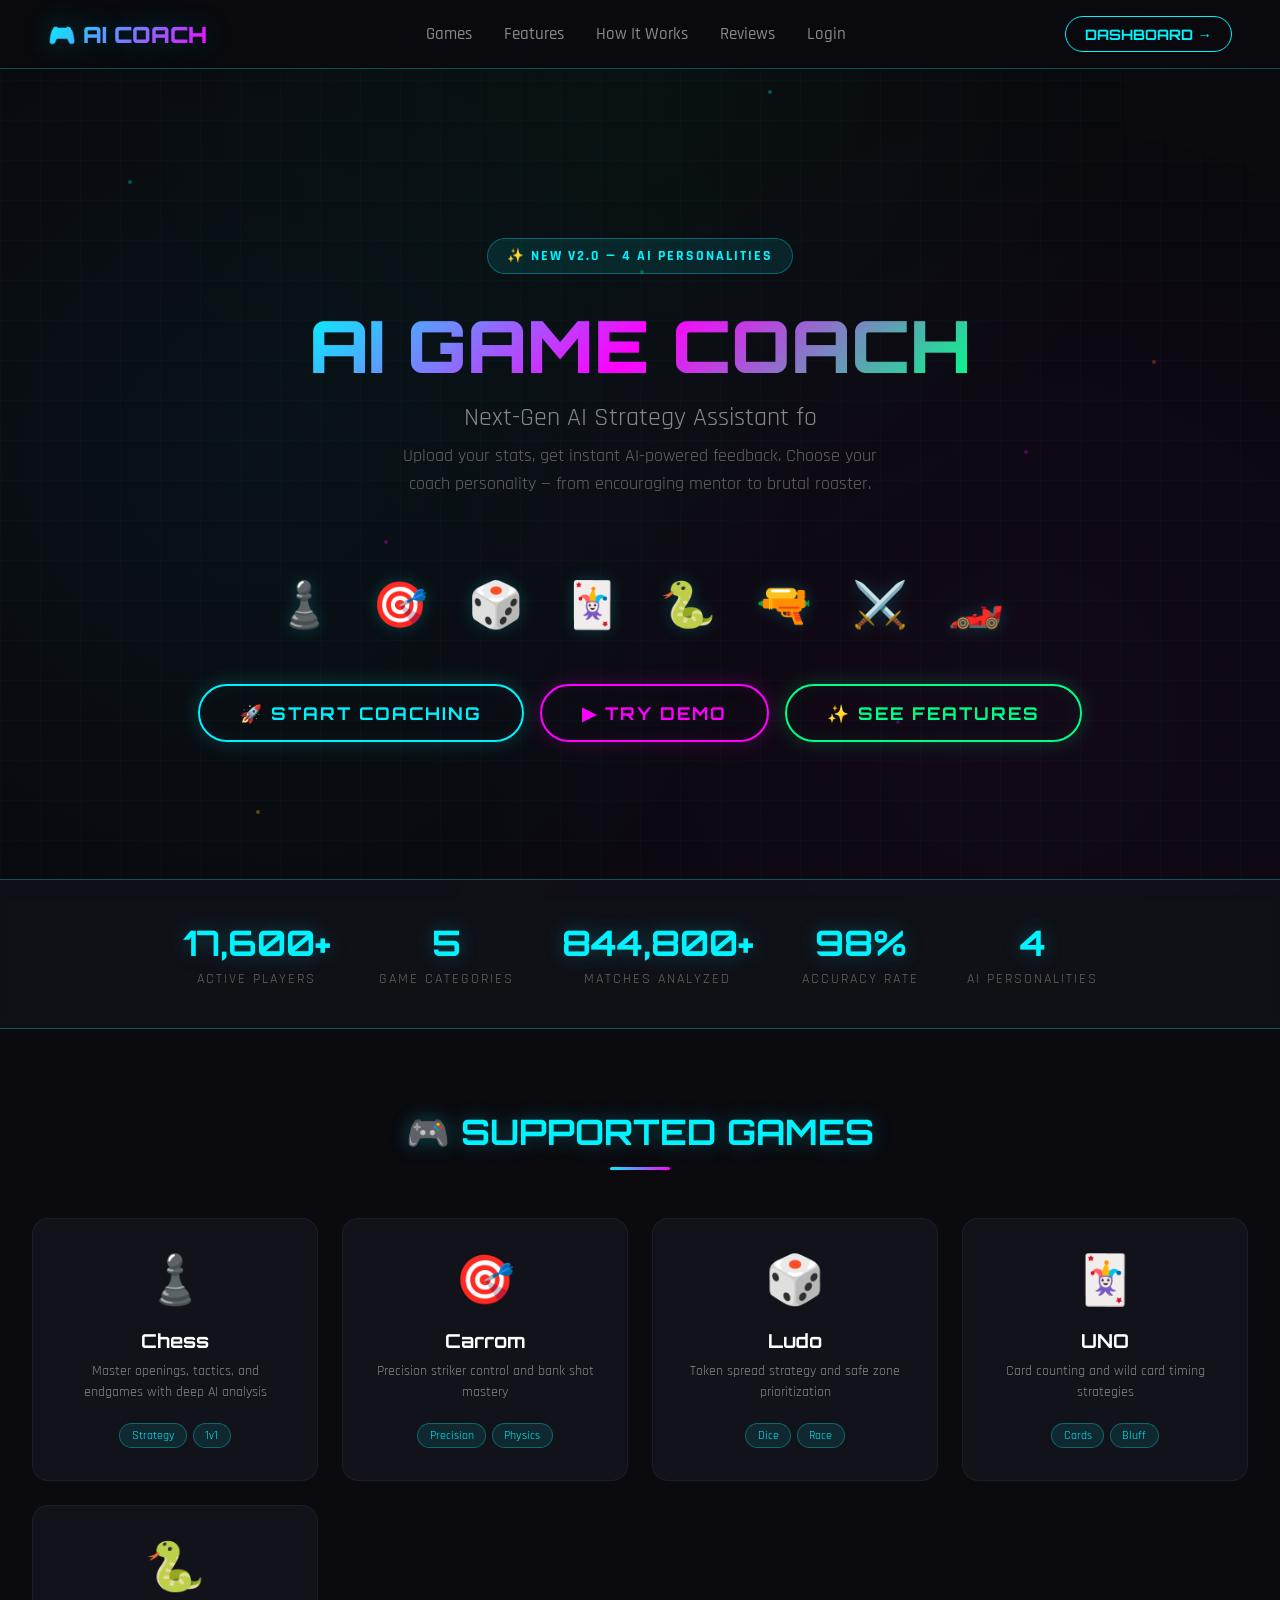
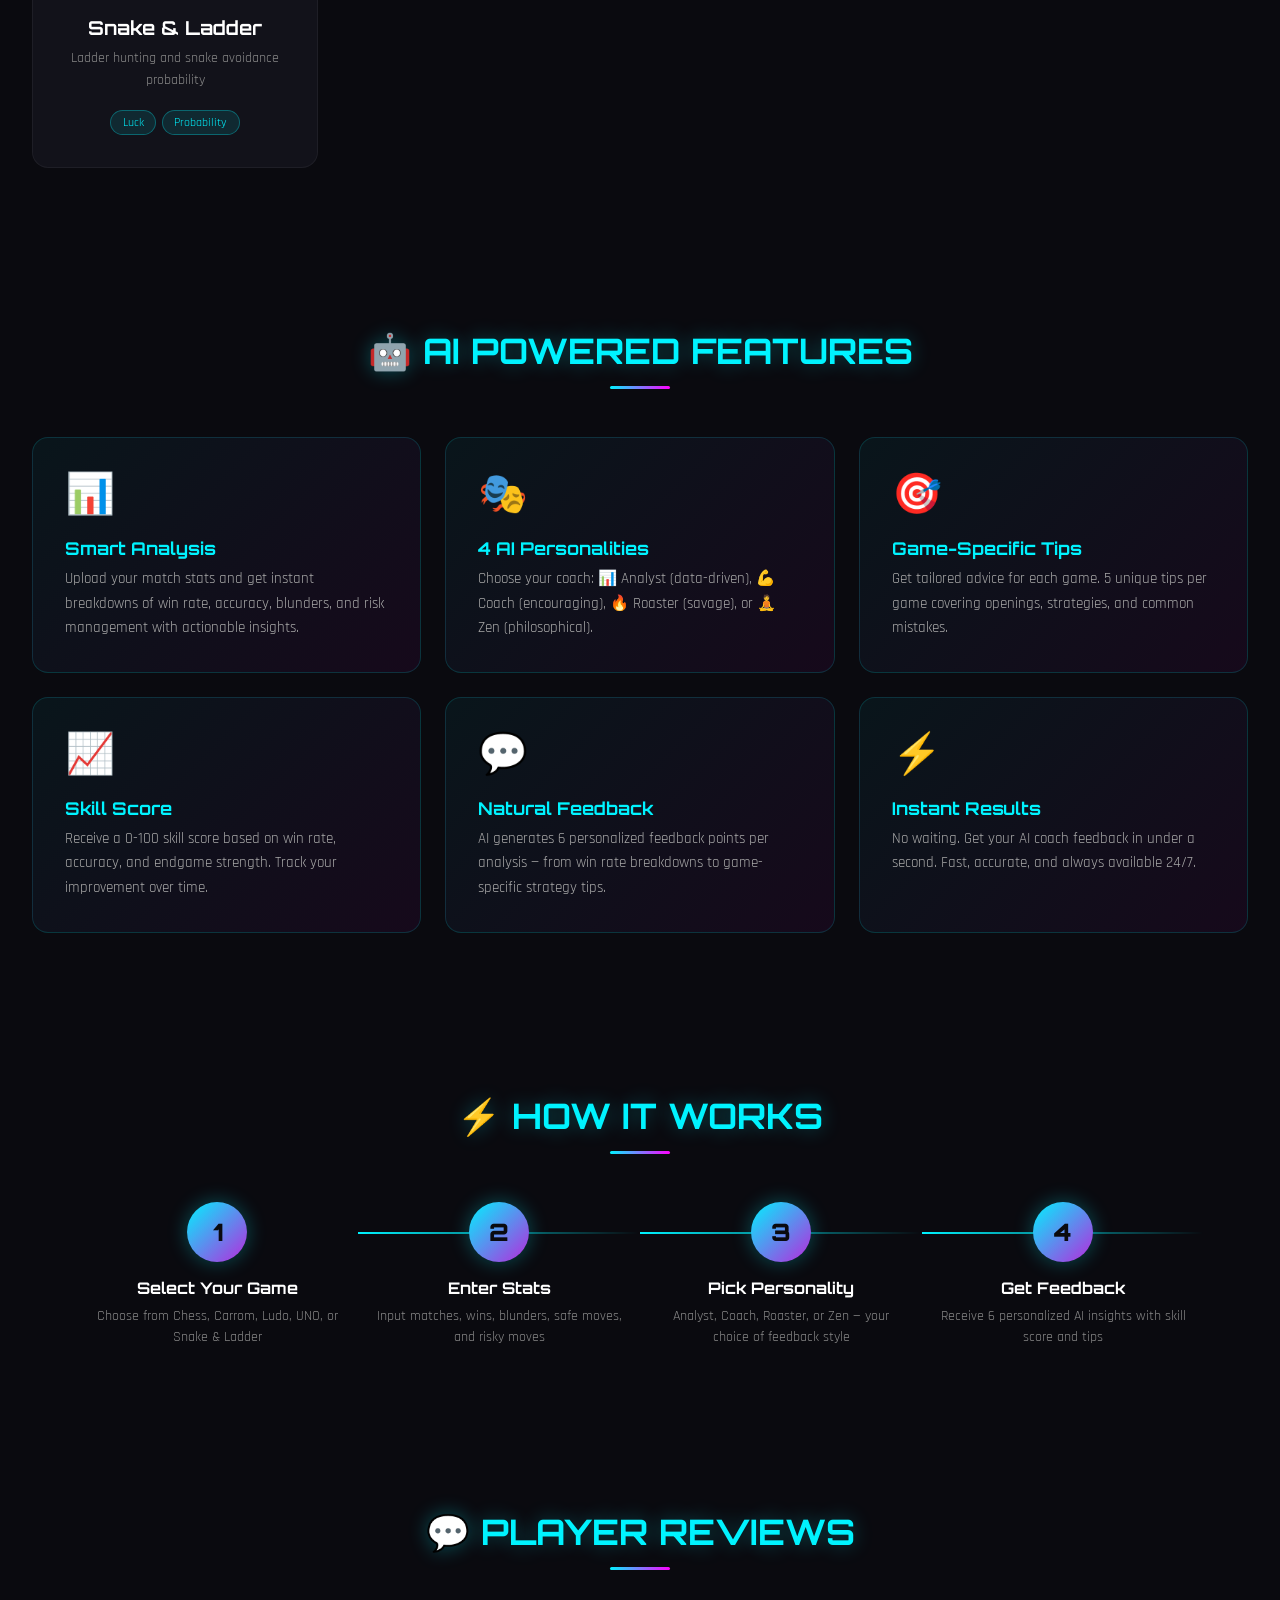
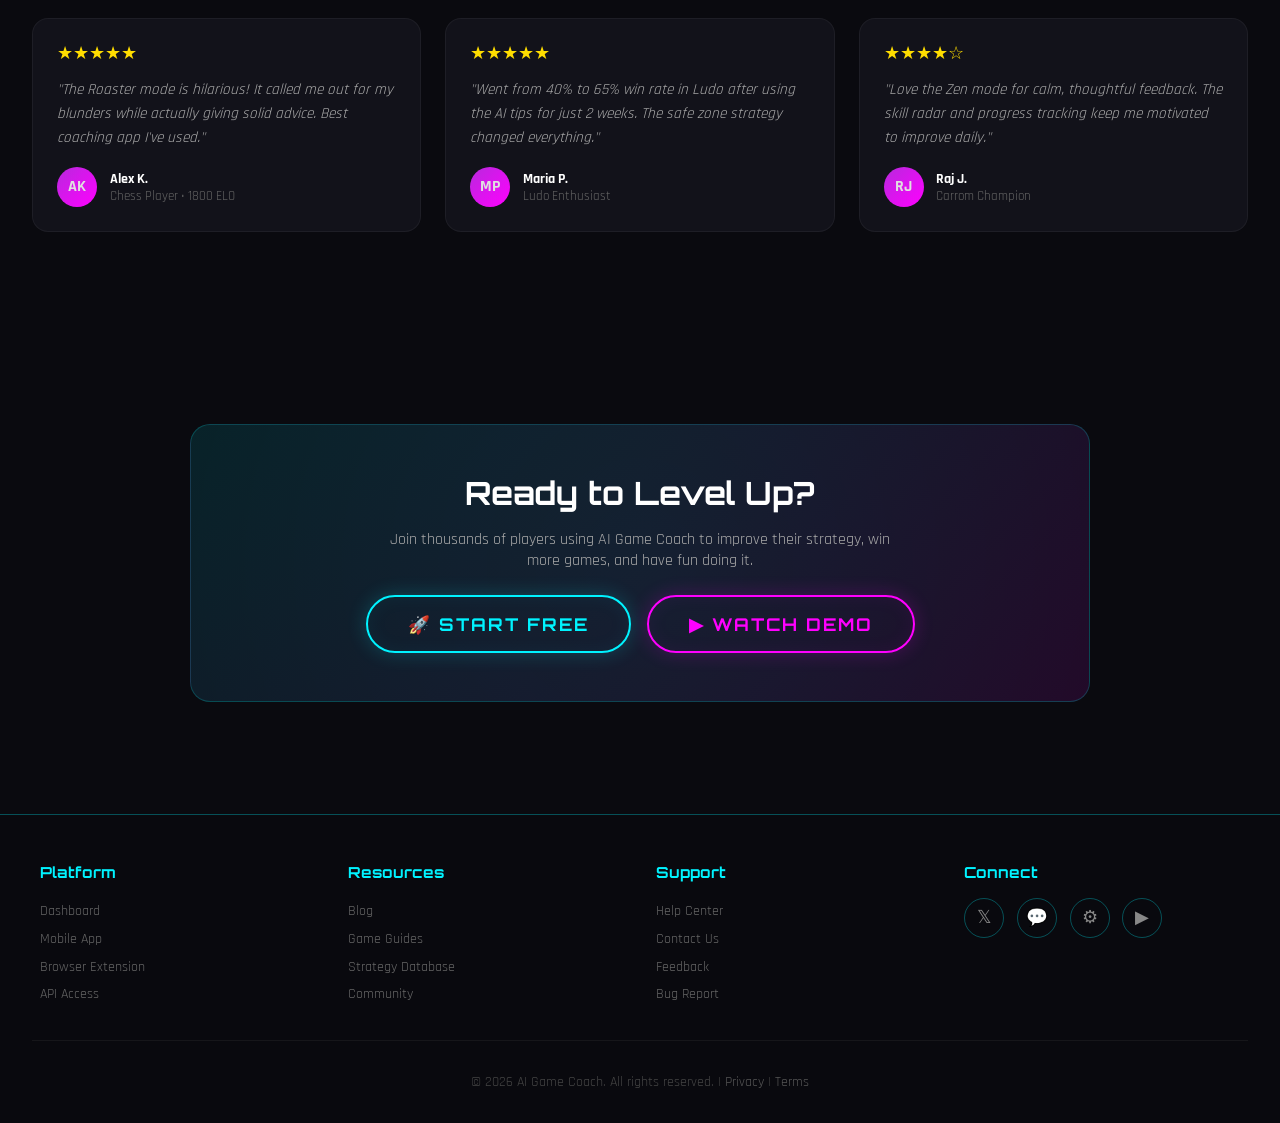
<file: AI_Game_Coach/frontend/index.html>
<!DOCTYPE html>
<html lang="en">
<head>
    <meta charset="UTF-8">
    <meta name="viewport" content="width=device-width, initial-scale=1.0">
    <title>AI Game Coach - Next-Gen Strategy Assistant</title>
    <link href="https://fonts.googleapis.com/css2?family=Orbitron:wght@400;700;900&family=Rajdhani:wght@300;500;700&display=swap" rel="stylesheet">
    <style>
        :root {
            --neon-cyan: #00f3ff;
            --neon-pink: #ff00ff;
            --neon-green: #00ff88;
            --neon-purple: #b829dd;
            --neon-orange: #ff6b35;
            --neon-yellow: #ffdd00;
            --dark-bg: #0a0a0f;
            --card-bg: #12121a;
            --card-bg-2: #1a1a25;
            --border-glow: rgba(0, 243, 255, 0.3);
        }

        * {
            margin: 0;
            padding: 0;
            box-sizing: border-box;
        }

        body {
            font-family: 'Rajdhani', sans-serif;
            background: var(--dark-bg);
            color: #e0e0e0;
            min-height: 100vh;
            overflow-x: hidden;
        }

        /* Animated Background */
        .bg-animation {
            position: fixed;
            top: 0;
            left: 0;
            width: 100%;
            height: 100%;
            z-index: -1;
            background:
                radial-gradient(circle at 20% 50%, rgba(0, 243, 255, 0.04) 0%, transparent 50%),
                radial-gradient(circle at 80% 80%, rgba(255, 0, 255, 0.04) 0%, transparent 50%),
                radial-gradient(circle at 50% 10%, rgba(0, 255, 136, 0.03) 0%, transparent 50%);
        }

        .bg-animation::before {
            content: '';
            position: absolute;
            top: 0;
            left: 0;
            right: 0;
            bottom: 0;
            background-image:
                linear-gradient(rgba(0, 243, 255, 0.02) 1px, transparent 1px),
                linear-gradient(90deg, rgba(0, 243, 255, 0.02) 1px, transparent 1px);
            background-size: 40px 40px;
            animation: gridMove 20s linear infinite;
        }

        @keyframes gridMove {
            0% { transform: translate(0, 0); }
            100% { transform: translate(40px, 40px); }
        }

        /* Floating Particles */
        .particles {
            position: fixed;
            top: 0;
            left: 0;
            width: 100%;
            height: 100%;
            z-index: -1;
            pointer-events: none;
            overflow: hidden;
        }

        .particle {
            position: absolute;
            width: 4px;
            height: 4px;
            background: var(--neon-cyan);
            border-radius: 50%;
            opacity: 0.3;
            animation: floatParticle 15s infinite;
        }

        .particle:nth-child(1) { left: 10%; top: 20%; animation-delay: 0s; animation-duration: 12s; }
        .particle:nth-child(2) { left: 30%; top: 60%; animation-delay: 2s; animation-duration: 18s; background: var(--neon-pink); }
        .particle:nth-child(3) { left: 50%; top: 30%; animation-delay: 4s; animation-duration: 14s; background: var(--neon-green); }
        .particle:nth-child(4) { left: 70%; top: 80%; animation-delay: 1s; animation-duration: 16s; background: var(--neon-purple); }
        .particle:nth-child(5) { left: 90%; top: 40%; animation-delay: 3s; animation-duration: 20s; background: var(--neon-orange); }
        .particle:nth-child(6) { left: 20%; top: 90%; animation-delay: 5s; animation-duration: 13s; background: var(--neon-yellow); }
        .particle:nth-child(7) { left: 60%; top: 10%; animation-delay: 6s; animation-duration: 17s; background: var(--neon-cyan); }
        .particle:nth-child(8) { left: 80%; top: 50%; animation-delay: 7s; animation-duration: 15s; background: var(--neon-pink); }

        @keyframes floatParticle {
            0%, 100% { transform: translateY(0) translateX(0); opacity: 0.3; }
            25% { transform: translateY(-30px) translateX(10px); opacity: 0.6; }
            50% { transform: translateY(-60px) translateX(-10px); opacity: 0.3; }
            75% { transform: translateY(-30px) translateX(15px); opacity: 0.5; }
        }

        /* Navigation */
        .navbar {
            display: flex;
            justify-content: space-between;
            align-items: center;
            padding: 1rem 3rem;
            background: rgba(10, 10, 15, 0.95);
            backdrop-filter: blur(10px);
            border-bottom: 1px solid var(--border-glow);
            position: sticky;
            top: 0;
            z-index: 1000;
            animation: slideDown 0.6s ease;
        }

        @keyframes slideDown {
            from { transform: translateY(-100%); opacity: 0; }
            to { transform: translateY(0); opacity: 1; }
        }

        .logo {
            font-family: 'Orbitron', sans-serif;
            font-size: 1.4rem;
            font-weight: 900;
            background: linear-gradient(135deg, var(--neon-cyan), var(--neon-pink));
            -webkit-background-clip: text;
            -webkit-text-fill-color: transparent;
            text-shadow: 0 0 30px rgba(0, 243, 255, 0.3);
            cursor: pointer;
            transition: all 0.3s;
        }

        .logo:hover {
            transform: scale(1.05);
            filter: drop-shadow(0 0 20px rgba(0, 243, 255, 0.5));
        }

        .nav-links {
            display: flex;
            gap: 2rem;
            list-style: none;
        }

        .nav-links a {
            color: #888;
            text-decoration: none;
            font-weight: 500;
            font-size: 1.05rem;
            transition: all 0.3s;
            position: relative;
        }

        .nav-links a:hover {
            color: var(--neon-cyan);
            text-shadow: 0 0 10px var(--neon-cyan);
        }

        .nav-links a::after {
            content: '';
            position: absolute;
            bottom: -5px;
            left: 0;
            width: 0;
            height: 2px;
            background: var(--neon-cyan);
            transition: width 0.3s;
            box-shadow: 0 0 10px var(--neon-cyan);
        }

        .nav-links a:hover::after {
            width: 100%;
        }

        .nav-cta {
            padding: 0.5rem 1.2rem;
            border-radius: 20px;
            border: 1px solid var(--neon-cyan);
            color: var(--neon-cyan);
            text-decoration: none;
            font-weight: 700;
            font-size: 0.9rem;
            transition: all 0.3s;
            font-family: 'Orbitron', sans-serif;
        }

        .nav-cta:hover {
            background: var(--neon-cyan);
            color: var(--dark-bg);
            box-shadow: 0 0 20px rgba(0, 243, 255, 0.4);
        }

        /* Hero Section */
        .hero {
            text-align: center;
            padding: 5rem 2rem 3rem;
            position: relative;
            min-height: 90vh;
            display: flex;
            flex-direction: column;
            justify-content: center;
            align-items: center;
        }

        .hero-badge {
            display: inline-flex;
            align-items: center;
            gap: 0.5rem;
            padding: 0.5rem 1.2rem;
            border-radius: 30px;
            background: rgba(0, 243, 255, 0.1);
            border: 1px solid rgba(0, 243, 255, 0.3);
            color: var(--neon-cyan);
            font-size: 0.85rem;
            font-weight: 700;
            margin-bottom: 2rem;
            animation: fadeInUp 0.8s ease 0.2s both;
            letter-spacing: 2px;
            text-transform: uppercase;
        }

        .hero h1 {
            font-family: 'Orbitron', sans-serif;
            font-size: 4.5rem;
            font-weight: 900;
            background: linear-gradient(135deg, var(--neon-cyan), var(--neon-pink), var(--neon-green));
            -webkit-background-clip: text;
            -webkit-text-fill-color: transparent;
            margin-bottom: 1rem;
            animation: titleGlow 3s ease-in-out infinite alternate, fadeInUp 0.8s ease 0.4s both;
            line-height: 1.1;
        }

        @keyframes titleGlow {
            from { filter: drop-shadow(0 0 20px rgba(0, 243, 255, 0.4)); }
            to { filter: drop-shadow(0 0 50px rgba(255, 0, 255, 0.4)); }
        }

        .hero-subtitle {
            font-size: 1.6rem;
            color: #888;
            margin-bottom: 0.5rem;
            animation: fadeInUp 0.8s ease 0.6s both;
        }

        .hero-desc {
            font-size: 1.1rem;
            color: #666;
            max-width: 500px;
            margin-bottom: 2.5rem;
            animation: fadeInUp 0.8s ease 0.7s both;
            line-height: 1.6;
        }

        @keyframes fadeInUp {
            from { opacity: 0; transform: translateY(30px); }
            to { opacity: 1; transform: translateY(0); }
        }

        /* Game Icons */
        .game-icons {
            display: flex;
            justify-content: center;
            gap: 1.5rem;
            flex-wrap: wrap;
            margin: 2rem 0 2.5rem;
            animation: fadeInUp 0.8s ease 0.8s both;
        }

        .game-icon {
            font-size: 2.8rem;
            cursor: pointer;
            transition: all 0.4s;
            filter: drop-shadow(0 0 8px rgba(0, 243, 255, 0.2));
            animation: float 3s ease-in-out infinite;
            padding: 0.5rem;
        }

        .game-icon:nth-child(1) { animation-delay: 0s; }
        .game-icon:nth-child(2) { animation-delay: 0.4s; }
        .game-icon:nth-child(3) { animation-delay: 0.8s; }
        .game-icon:nth-child(4) { animation-delay: 1.2s; }
        .game-icon:nth-child(5) { animation-delay: 1.6s; }
        .game-icon:nth-child(6) { animation-delay: 2s; }
        .game-icon:nth-child(7) { animation-delay: 2.4s; }
        .game-icon:nth-child(8) { animation-delay: 2.8s; }

        @keyframes float {
            0%, 100% { transform: translateY(0); }
            50% { transform: translateY(-12px); }
        }

        .game-icon:hover {
            transform: scale(1.3) translateY(-5px);
            filter: drop-shadow(0 0 25px var(--neon-cyan));
        }

        /* CTA Buttons */
        .cta-group {
            display: flex;
            gap: 1rem;
            justify-content: center;
            flex-wrap: wrap;
            animation: fadeInUp 0.8s ease 1s both;
        }

        .neon-btn {
            padding: 1rem 2.5rem;
            font-size: 1.1rem;
            font-family: 'Orbitron', sans-serif;
            font-weight: 700;
            color: var(--neon-cyan);
            background: transparent;
            border: 2px solid var(--neon-cyan);
            border-radius: 50px;
            cursor: pointer;
            position: relative;
            overflow: hidden;
            transition: all 0.3s;
            text-transform: uppercase;
            letter-spacing: 2px;
            box-shadow: 0 0 20px rgba(0, 243, 255, 0.2), inset 0 0 20px rgba(0, 243, 255, 0.05);
            text-decoration: none;
            display: inline-block;
        }

        .neon-btn:hover {
            background: var(--neon-cyan);
            color: var(--dark-bg);
            box-shadow: 0 0 40px rgba(0, 243, 255, 0.6), inset 0 0 30px rgba(0, 243, 255, 0.2);
            transform: translateY(-3px);
        }

        .neon-btn.pink {
            border-color: var(--neon-pink);
            color: var(--neon-pink);
            box-shadow: 0 0 20px rgba(255, 0, 255, 0.2), inset 0 0 20px rgba(255, 0, 255, 0.05);
        }

        .neon-btn.pink:hover {
            background: var(--neon-pink);
            color: var(--dark-bg);
            box-shadow: 0 0 40px rgba(255, 0, 255, 0.6);
        }

        .neon-btn.green {
            border-color: var(--neon-green);
            color: var(--neon-green);
            box-shadow: 0 0 20px rgba(0, 255, 136, 0.2), inset 0 0 20px rgba(0, 255, 136, 0.05);
        }

        .neon-btn.green:hover {
            background: var(--neon-green);
            color: var(--dark-bg);
            box-shadow: 0 0 40px rgba(0, 255, 136, 0.6);
        }

        /* Stats Bar */
        .stats-bar {
            display: flex;
            justify-content: center;
            gap: 3rem;
            padding: 2.5rem 2rem;
            background: rgba(18, 18, 26, 0.8);
            border-top: 1px solid var(--border-glow);
            border-bottom: 1px solid var(--border-glow);
            flex-wrap: wrap;
            backdrop-filter: blur(5px);
        }

        .stat-item {
            text-align: center;
            animation: fadeInUp 0.6s ease both;
        }

        .stat-item:nth-child(1) { animation-delay: 0.1s; }
        .stat-item:nth-child(2) { animation-delay: 0.2s; }
        .stat-item:nth-child(3) { animation-delay: 0.3s; }
        .stat-item:nth-child(4) { animation-delay: 0.4s; }
        .stat-item:nth-child(5) { animation-delay: 0.5s; }

        .stat-value {
            font-family: 'Orbitron', sans-serif;
            font-size: 2.2rem;
            font-weight: 700;
            color: var(--neon-cyan);
            text-shadow: 0 0 20px rgba(0, 243, 255, 0.3);
        }

        .stat-label {
            font-size: 0.85rem;
            color: #666;
            text-transform: uppercase;
            letter-spacing: 2px;
            margin-top: 0.3rem;
        }

        /* Section Styling */
        .section {
            padding: 5rem 2rem;
            max-width: 1400px;
            margin: 0 auto;
        }

        .section-title {
            font-family: 'Orbitron', sans-serif;
            font-size: 2.2rem;
            text-align: center;
            margin-bottom: 3rem;
            color: var(--neon-cyan);
            text-shadow: 0 0 20px rgba(0, 243, 255, 0.3);
            position: relative;
        }

        .section-title::after {
            content: '';
            display: block;
            width: 60px;
            height: 3px;
            background: linear-gradient(90deg, var(--neon-cyan), var(--neon-pink));
            margin: 0.8rem auto 0;
            border-radius: 2px;
        }

        /* Game Cards */
        .game-grid {
            display: grid;
            grid-template-columns: repeat(auto-fit, minmax(260px, 1fr));
            gap: 1.5rem;
        }

        .game-card {
            background: var(--card-bg);
            border: 1px solid rgba(255, 255, 255, 0.05);
            border-radius: 16px;
            padding: 2rem;
            text-align: center;
            transition: all 0.4s;
            position: relative;
            overflow: hidden;
            cursor: pointer;
        }

        .game-card::before {
            content: '';
            position: absolute;
            top: 0;
            left: -100%;
            width: 100%;
            height: 100%;
            background: linear-gradient(90deg, transparent, rgba(0, 243, 255, 0.08), transparent);
            transition: left 0.6s;
        }

        .game-card:hover::before {
            left: 100%;
        }

        .game-card:hover {
            transform: translateY(-10px);
            border-color: var(--neon-cyan);
            box-shadow: 0 15px 40px rgba(0, 243, 255, 0.15);
        }

        .game-card .icon {
            font-size: 3rem;
            margin-bottom: 1rem;
            transition: transform 0.3s;
        }

        .game-card:hover .icon {
            transform: scale(1.2);
        }

        .game-card h3 {
            font-family: 'Orbitron', sans-serif;
            font-size: 1.2rem;
            margin-bottom: 0.5rem;
            color: #fff;
        }

        .game-card p {
            color: #888;
            font-size: 0.9rem;
            margin-bottom: 1.2rem;
            line-height: 1.5;
        }

        .game-card .tags {
            display: flex;
            flex-wrap: wrap;
            gap: 0.4rem;
            justify-content: center;
        }

        .tag {
            padding: 0.25rem 0.7rem;
            border-radius: 20px;
            font-size: 0.75rem;
            background: rgba(0, 243, 255, 0.1);
            color: var(--neon-cyan);
            border: 1px solid rgba(0, 243, 255, 0.3);
            transition: all 0.3s;
        }

        .game-card:hover .tag {
            background: rgba(0, 243, 255, 0.2);
        }

        /* Features */
        .features-grid {
            display: grid;
            grid-template-columns: repeat(auto-fit, minmax(300px, 1fr));
            gap: 1.5rem;
        }

        .feature-card {
            background: linear-gradient(135deg, rgba(0, 243, 255, 0.05), rgba(255, 0, 255, 0.05));
            border: 1px solid rgba(0, 243, 255, 0.15);
            border-radius: 16px;
            padding: 2rem;
            transition: all 0.3s;
            position: relative;
            overflow: hidden;
        }

        .feature-card::after {
            content: '';
            position: absolute;
            top: -50%;
            right: -50%;
            width: 100%;
            height: 100%;
            background: radial-gradient(circle, rgba(0, 243, 255, 0.1), transparent 70%);
            opacity: 0;
            transition: opacity 0.3s;
        }

        .feature-card:hover::after {
            opacity: 1;
        }

        .feature-card:hover {
            border-color: var(--neon-cyan);
            box-shadow: 0 0 30px rgba(0, 243, 255, 0.1);
            transform: translateY(-5px);
        }

        .feature-icon {
            font-size: 2.5rem;
            margin-bottom: 1rem;
            display: block;
        }

        .feature-card h3 {
            font-family: 'Orbitron', sans-serif;
            color: var(--neon-cyan);
            margin-bottom: 0.5rem;
            font-size: 1.1rem;
        }

        .feature-card p {
            color: #aaa;
            line-height: 1.6;
            font-size: 0.95rem;
        }

        /* How It Works */
        .steps-container {
            display: flex;
            justify-content: center;
            gap: 2rem;
            flex-wrap: wrap;
        }

        .step {
            text-align: center;
            max-width: 250px;
            position: relative;
        }

        .step-number {
            width: 60px;
            height: 60px;
            border-radius: 50%;
            background: linear-gradient(135deg, var(--neon-cyan), var(--neon-purple));
            display: flex;
            align-items: center;
            justify-content: center;
            font-family: 'Orbitron', sans-serif;
            font-size: 1.5rem;
            font-weight: 900;
            color: var(--dark-bg);
            margin: 0 auto 1rem;
            box-shadow: 0 0 20px rgba(0, 243, 255, 0.3);
            position: relative;
            z-index: 2;
        }

        .step h3 {
            font-family: 'Orbitron', sans-serif;
            color: #fff;
            margin-bottom: 0.5rem;
            font-size: 1rem;
        }

        .step p {
            color: #888;
            font-size: 0.9rem;
            line-height: 1.5;
        }

        .step-connector {
            position: absolute;
            top: 30px;
            left: calc(100% + 1rem);
            width: calc(100% + 2rem);
            height: 2px;
            background: linear-gradient(90deg, var(--neon-cyan), transparent);
            display: none;
        }

        @media (min-width: 900px) {
            .step:not(:last-child) .step-connector {
                display: block;
            }
        }

        /* Testimonials */
        .testimonials-grid {
            display: grid;
            grid-template-columns: repeat(auto-fit, minmax(300px, 1fr));
            gap: 1.5rem;
        }

        .testimonial {
            background: var(--card-bg);
            border: 1px solid rgba(255, 255, 255, 0.05);
            border-radius: 16px;
            padding: 1.5rem;
            transition: all 0.3s;
        }

        .testimonial:hover {
            border-color: var(--neon-purple);
            box-shadow: 0 0 25px rgba(184, 41, 221, 0.1);
        }

        .testimonial-stars {
            color: var(--neon-yellow);
            font-size: 1.1rem;
            margin-bottom: 0.8rem;
        }

        .testimonial-text {
            color: #aaa;
            font-size: 0.95rem;
            line-height: 1.6;
            margin-bottom: 1rem;
            font-style: italic;
        }

        .testimonial-author {
            display: flex;
            align-items: center;
            gap: 0.8rem;
        }

        .testimonial-avatar {
            width: 40px;
            height: 40px;
            border-radius: 50%;
            background: linear-gradient(135deg, var(--neon-purple), var(--neon-pink));
            display: flex;
            align-items: center;
            justify-content: center;
            font-weight: bold;
            font-size: 1rem;
        }

        .testimonial-name {
            font-weight: 700;
            color: #fff;
            font-size: 0.9rem;
        }

        .testimonial-role {
            font-size: 0.8rem;
            color: #666;
        }

        /* CTA Banner */
        .cta-banner {
            background: linear-gradient(135deg, rgba(0, 243, 255, 0.1), rgba(255, 0, 255, 0.1));
            border: 1px solid rgba(0, 243, 255, 0.2);
            border-radius: 20px;
            padding: 3rem 2rem;
            text-align: center;
            margin: 2rem auto;
            max-width: 900px;
            position: relative;
            overflow: hidden;
        }

        .cta-banner::before {
            content: '';
            position: absolute;
            top: -50%;
            left: -50%;
            width: 200%;
            height: 200%;
            background: radial-gradient(circle, rgba(0, 243, 255, 0.05), transparent 60%);
            animation: rotate 20s linear infinite;
        }

        @keyframes rotate {
            from { transform: rotate(0deg); }
            to { transform: rotate(360deg); }
        }

        .cta-banner h2 {
            font-family: 'Orbitron', sans-serif;
            font-size: 2rem;
            color: #fff;
            margin-bottom: 1rem;
            position: relative;
            z-index: 1;
        }

        .cta-banner p {
            color: #aaa;
            margin-bottom: 1.5rem;
            max-width: 500px;
            margin-left: auto;
            margin-right: auto;
            position: relative;
            z-index: 1;
        }

        /* Footer */
        footer {
            background: rgba(10, 10, 15, 0.95);
            border-top: 1px solid var(--border-glow);
            padding: 3rem 2rem 2rem;
            text-align: center;
        }

        .footer-content {
            max-width: 1200px;
            margin: 0 auto;
            display: grid;
            grid-template-columns: repeat(auto-fit, minmax(200px, 1fr));
            gap: 2rem;
            text-align: left;
            margin-bottom: 2rem;
        }

        .footer-section h4 {
            font-family: 'Orbitron', sans-serif;
            color: var(--neon-cyan);
            margin-bottom: 1rem;
            font-size: 0.95rem;
        }

        .footer-section a {
            display: block;
            color: #666;
            text-decoration: none;
            padding: 0.3rem 0;
            transition: color 0.3s;
            font-size: 0.9rem;
        }

        .footer-section a:hover {
            color: var(--neon-cyan);
        }

        .social-links {
            display: flex;
            gap: 0.8rem;
            margin-top: 1rem;
        }

        .social-links a {
            width: 40px;
            height: 40px;
            border-radius: 50%;
            border: 1px solid rgba(0, 243, 255, 0.3);
            display: flex;
            align-items: center;
            justify-content: center;
            font-size: 1.1rem;
            transition: all 0.3s;
            color: #888;
        }

        .social-links a:hover {
            background: var(--neon-cyan);
            border-color: var(--neon-cyan);
            color: var(--dark-bg);
            transform: translateY(-3px);
        }

        .copyright {
            color: #444;
            padding-top: 2rem;
            border-top: 1px solid rgba(255, 255, 255, 0.05);
            font-size: 0.85rem;
        }

        .copyright a {
            color: #555;
            text-decoration: none;
            transition: color 0.3s;
        }

        .copyright a:hover {
            color: var(--neon-cyan);
        }

        /* Scroll Reveal */
        .reveal {
            opacity: 0;
            transform: translateY(40px);
            transition: all 0.8s ease;
        }

        .reveal.active {
            opacity: 1;
            transform: translateY(0);
        }

        /* Scrollbar */
        ::-webkit-scrollbar { width: 6px; }
        ::-webkit-scrollbar-track { background: var(--dark-bg); }
        ::-webkit-scrollbar-thumb { background: var(--neon-cyan); border-radius: 3px; }
        ::-webkit-scrollbar-thumb:hover { background: var(--neon-pink); }

        /* ── Mobile Hamburger Toggle ──────────── */
        .nav-toggle-btn {
            display: none;
            align-items: center;
            justify-content: center;
            width: 40px;
            height: 40px;
            background: rgba(0, 243, 255, 0.08);
            border: 1px solid var(--neon-cyan);
            border-radius: 8px;
            color: var(--neon-cyan);
            font-size: 1.35rem;
            cursor: pointer;
            transition: all 0.3s;
        }

        .nav-toggle-btn:hover {
            background: rgba(0, 243, 255, 0.2);
            box-shadow: 0 0 15px rgba(0, 243, 255, 0.3);
        }

        /* ── Comprehensive Responsive Media Queries ──── */
        @media (max-width: 900px) {
            .navbar {
                padding: 0.9rem 1.5rem;
            }
            .nav-toggle-btn {
                display: flex;
            }
            .nav-links {
                position: fixed;
                top: 66px;
                left: 0;
                right: 0;
                background: rgba(10, 10, 15, 0.97);
                backdrop-filter: blur(20px);
                border-bottom: 1px solid var(--border-glow);
                padding: 1.5rem 1rem;
                flex-direction: column;
                gap: 1.2rem;
                align-items: center;
                text-align: center;
                box-shadow: 0 15px 35px rgba(0, 0, 0, 0.8);
                transform: translateY(-150%);
                opacity: 0;
                pointer-events: none;
                transition: transform 0.3s cubic-bezier(0.4, 0, 0.2, 1), opacity 0.3s ease;
                z-index: 999;
            }
            .nav-links.active {
                transform: translateY(0);
                opacity: 1;
                pointer-events: auto;
            }
            .nav-links a {
                font-size: 1.15rem;
                padding: 0.4rem 1rem;
                display: block;
                width: 100%;
            }
            .stats-bar {
                display: grid;
                grid-template-columns: repeat(2, 1fr);
                gap: 1.2rem;
                padding: 1.5rem;
                margin: 2rem 1.5rem;
            }
            .features-grid, .game-grid, .testimonials-grid {
                grid-template-columns: repeat(auto-fit, minmax(260px, 1fr));
                gap: 1.2rem;
            }
            .steps-container {
                gap: 1.5rem;
            }
            .step {
                max-width: 220px;
            }
            .footer-content {
                grid-template-columns: repeat(2, 1fr);
                gap: 2rem;
            }
        }

        @media (max-width: 600px) {
            .navbar {
                padding: 0.75rem 1rem;
            }
            .logo {
                font-size: 1.15rem;
            }
            .nav-cta {
                padding: 0.45rem 0.9rem;
                font-size: 0.8rem;
            }
            .hero {
                padding: 3rem 1rem 2rem;
            }
            .hero-badge {
                font-size: 0.75rem;
                padding: 0.3rem 0.8rem;
            }
            .hero h1 {
                font-size: 2.3rem;
                letter-spacing: 1px;
            }
            .hero-subtitle {
                font-size: 1.05rem;
                letter-spacing: 1px;
            }
            .hero-desc {
                font-size: 0.92rem;
                line-height: 1.5;
                padding: 0 0.5rem;
            }
            .game-icons {
                gap: 0.5rem;
            }
            .game-icon {
                font-size: 1.6rem;
                padding: 0.3rem;
            }
            .cta-group {
                flex-direction: column;
                width: 100%;
                max-width: 320px;
                margin: 0 auto;
                gap: 0.75rem;
            }
            .neon-btn {
                width: 100%;
                padding: 0.85rem 1.2rem;
                font-size: 0.9rem;
                justify-content: center;
                text-align: center;
            }
            .stats-bar {
                grid-template-columns: 1fr 1fr;
                gap: 1rem;
                padding: 1.2rem 0.8rem;
                margin: 1.5rem 0.8rem;
            }
            .stat-value {
                font-size: 1.8rem;
            }
            .stat-label {
                font-size: 0.78rem;
            }
            .section {
                padding: 2.5rem 1rem;
            }
            .section-title {
                font-size: 1.5rem;
                margin-bottom: 2rem;
            }
            .game-grid, .features-grid, .testimonials-grid {
                grid-template-columns: 1fr;
                gap: 1rem;
            }
            .game-card, .feature-card, .testimonial {
                padding: 1.4rem 1.1rem;
            }
            .steps-container {
                flex-direction: column;
                align-items: center;
                gap: 2rem;
            }
            .step {
                max-width: 100%;
                width: 100%;
            }
            .cta-banner {
                padding: 2rem 1.2rem;
                margin: 0 0.5rem;
            }
            .cta-banner h2 {
                font-size: 1.45rem;
            }
            .cta-banner p {
                font-size: 0.9rem;
            }
            .footer-content {
                grid-template-columns: 1fr;
                gap: 1.8rem;
                text-align: center;
            }
            .social-links {
                justify-content: center;
            }
        }
    </style>
</head>
<body>
    <div class="bg-animation"></div>
    <div class="particles">
        <div class="particle"></div>
        <div class="particle"></div>
        <div class="particle"></div>
        <div class="particle"></div>
        <div class="particle"></div>
        <div class="particle"></div>
        <div class="particle"></div>
        <div class="particle"></div>
    </div>

    <!-- Navigation -->
    <nav class="navbar">
        <a href="index.html" class="logo" style="text-decoration:none;">🎮 AI COACH</a>
        <ul class="nav-links" id="nav-links">
            <li><a href="#games" onclick="closeNavMenu()">Games</a></li>
            <li><a href="#features" onclick="closeNavMenu()">Features</a></li>
            <li><a href="#how" onclick="closeNavMenu()">How It Works</a></li>
            <li><a href="#testimonials" onclick="closeNavMenu()">Reviews</a></li>
            <li><a href="login.html">Login</a></li>
        </ul>
        <div style="display:flex; align-items:center; gap:0.6rem;">
            <a href="dashboard.html" class="nav-cta">DASHBOARD →</a>
            <button class="nav-toggle-btn" id="nav-toggle" onclick="toggleNavMenu()" aria-label="Toggle navigation">☰</button>
        </div>
    </nav>

    <!-- Hero Section -->
    <section class="hero">
        <div class="hero-badge">✨ NEW v2.0 — 4 AI PERSONALITIES</div>
        <h1>AI GAME COACH</h1>
        <p class="hero-subtitle">Next-Gen AI Strategy Assistant for Gamers</p>
        <p class="hero-desc">Upload your stats, get instant AI-powered feedback. Choose your coach personality — from encouraging mentor to brutal roaster.</p>

        <div class="game-icons">
            <span class="game-icon" title="Chess">♟️</span>
            <span class="game-icon" title="Carrom">🎯</span>
            <span class="game-icon" title="Ludo">🎲</span>
            <span class="game-icon" title="UNO">🃏</span>
            <span class="game-icon" title="Snake & Ladder">🐍</span>
            <span class="game-icon" title="FPS">🔫</span>
            <span class="game-icon" title="MOBA">⚔️</span>
            <span class="game-icon" title="Racing">🏎️</span>
        </div>

        <div class="cta-group">
            <a href="dashboard.html" class="neon-btn">🚀 Start Coaching</a>
            <button class="neon-btn pink" onclick="showDemo()">▶ Try Demo</button>
            <button class="neon-btn green" onclick="showFeatures()">✨ See Features</button>
        </div>
    </section>

    <!-- Stats Bar -->
    <div class="stats-bar">
        <div class="stat-item">
            <div class="stat-value" id="counter1">0</div>
            <div class="stat-label">Active Players</div>
        </div>
        <div class="stat-item">
            <div class="stat-value">5</div>
            <div class="stat-label">Game Categories</div>
        </div>
        <div class="stat-item">
            <div class="stat-value" id="counter2">0</div>
            <div class="stat-label">Matches Analyzed</div>
        </div>
        <div class="stat-item">
            <div class="stat-value">98%</div>
            <div class="stat-label">Accuracy Rate</div>
        </div>
        <div class="stat-item">
            <div class="stat-value">4</div>
            <div class="stat-label">AI Personalities</div>
        </div>
    </div>

    <!-- Supported Games -->
    <section class="section" id="games">
        <h2 class="section-title reveal">🎮 SUPPORTED GAMES</h2>
        <div class="game-grid">
            <div class="game-card reveal" onclick="goToGame('chess')">
                <div class="icon">♟️</div>
                <h3>Chess</h3>
                <p>Master openings, tactics, and endgames with deep AI analysis</p>
                <div class="tags">
                    <span class="tag">Strategy</span>
                    <span class="tag">1v1</span>
                </div>
            </div>
            <div class="game-card reveal" onclick="goToGame('carrom')">
                <div class="icon">🎯</div>
                <h3>Carrom</h3>
                <p>Precision striker control and bank shot mastery</p>
                <div class="tags">
                    <span class="tag">Precision</span>
                    <span class="tag">Physics</span>
                </div>
            </div>
            <div class="game-card reveal" onclick="goToGame('ludo')">
                <div class="icon">🎲</div>
                <h3>Ludo</h3>
                <p>Token spread strategy and safe zone prioritization</p>
                <div class="tags">
                    <span class="tag">Dice</span>
                    <span class="tag">Race</span>
                </div>
            </div>
            <div class="game-card reveal" onclick="goToGame('uno')">
                <div class="icon">🃏</div>
                <h3>UNO</h3>
                <p>Card counting and wild card timing strategies</p>
                <div class="tags">
                    <span class="tag">Cards</span>
                    <span class="tag">Bluff</span>
                </div>
            </div>
            <div class="game-card reveal" onclick="goToGame('snake_ladder')">
                <div class="icon">🐍</div>
                <h3>Snake & Ladder</h3>
                <p>Ladder hunting and snake avoidance probability</p>
                <div class="tags">
                    <span class="tag">Luck</span>
                    <span class="tag">Probability</span>
                </div>
            </div>
        </div>
    </section>

    <!-- AI Features -->
    <section class="section" id="features">
        <h2 class="section-title reveal">🤖 AI POWERED FEATURES</h2>
        <div class="features-grid">
            <div class="feature-card reveal">
                <span class="feature-icon">📊</span>
                <h3>Smart Analysis</h3>
                <p>Upload your match stats and get instant breakdowns of win rate, accuracy, blunders, and risk management with actionable insights.</p>
            </div>
            <div class="feature-card reveal">
                <span class="feature-icon">🎭</span>
                <h3>4 AI Personalities</h3>
                <p>Choose your coach: 📊 Analyst (data-driven), 💪 Coach (encouraging), 🔥 Roaster (savage), or 🧘 Zen (philosophical).</p>
            </div>
            <div class="feature-card reveal">
                <span class="feature-icon">🎯</span>
                <h3>Game-Specific Tips</h3>
                <p>Get tailored advice for each game. 5 unique tips per game covering openings, strategies, and common mistakes.</p>
            </div>
            <div class="feature-card reveal">
                <span class="feature-icon">📈</span>
                <h3>Skill Score</h3>
                <p>Receive a 0-100 skill score based on win rate, accuracy, and endgame strength. Track your improvement over time.</p>
            </div>
            <div class="feature-card reveal">
                <span class="feature-icon">💬</span>
                <h3>Natural Feedback</h3>
                <p>AI generates 6 personalized feedback points per analysis — from win rate breakdowns to game-specific strategy tips.</p>
            </div>
            <div class="feature-card reveal">
                <span class="feature-icon">⚡</span>
                <h3>Instant Results</h3>
                <p>No waiting. Get your AI coach feedback in under a second. Fast, accurate, and always available 24/7.</p>
            </div>
        </div>
    </section>

    <!-- How It Works -->
    <section class="section" id="how">
        <h2 class="section-title reveal">⚡ HOW IT WORKS</h2>
        <div class="steps-container">
            <div class="step reveal">
                <div class="step-number">1</div>
                <div class="step-connector"></div>
                <h3>Select Your Game</h3>
                <p>Choose from Chess, Carrom, Ludo, UNO, or Snake & Ladder</p>
            </div>
            <div class="step reveal">
                <div class="step-number">2</div>
                <div class="step-connector"></div>
                <h3>Enter Stats</h3>
                <p>Input matches, wins, blunders, safe moves, and risky moves</p>
            </div>
            <div class="step reveal">
                <div class="step-number">3</div>
                <div class="step-connector"></div>
                <h3>Pick Personality</h3>
                <p>Analyst, Coach, Roaster, or Zen — your choice of feedback style</p>
            </div>
            <div class="step reveal">
                <div class="step-number">4</div>
                <h3>Get Feedback</h3>
                <p>Receive 6 personalized AI insights with skill score and tips</p>
            </div>
        </div>
    </section>

    <!-- Testimonials -->
    <section class="section" id="testimonials">
        <h2 class="section-title reveal">💬 PLAYER REVIEWS</h2>
        <div class="testimonials-grid">
            <div class="testimonial reveal">
                <div class="testimonial-stars">★★★★★</div>
                <p class="testimonial-text">"The Roaster mode is hilarious! It called me out for my blunders while actually giving solid advice. Best coaching app I've used."</p>
                <div class="testimonial-author">
                    <div class="testimonial-avatar">AK</div>
                    <div>
                        <div class="testimonial-name">Alex K.</div>
                        <div class="testimonial-role">Chess Player • 1800 ELO</div>
                    </div>
                </div>
            </div>
            <div class="testimonial reveal">
                <div class="testimonial-stars">★★★★★</div>
                <p class="testimonial-text">"Went from 40% to 65% win rate in Ludo after using the AI tips for just 2 weeks. The safe zone strategy changed everything."</p>
                <div class="testimonial-author">
                    <div class="testimonial-avatar">MP</div>
                    <div>
                        <div class="testimonial-name">Maria P.</div>
                        <div class="testimonial-role">Ludo Enthusiast</div>
                    </div>
                </div>
            </div>
            <div class="testimonial reveal">
                <div class="testimonial-stars">★★★★☆</div>
                <p class="testimonial-text">"Love the Zen mode for calm, thoughtful feedback. The skill radar and progress tracking keep me motivated to improve daily."</p>
                <div class="testimonial-author">
                    <div class="testimonial-avatar">RJ</div>
                    <div>
                        <div class="testimonial-name">Raj J.</div>
                        <div class="testimonial-role">Carrom Champion</div>
                    </div>
                </div>
            </div>
        </div>
    </section>

    <!-- CTA Banner -->
    <section class="section">
        <div class="cta-banner reveal">
            <h2>Ready to Level Up?</h2>
            <p>Join thousands of players using AI Game Coach to improve their strategy, win more games, and have fun doing it.</p>
            <div class="cta-group" style="justify-content: center;">
                <a href="dashboard.html" class="neon-btn">🚀 Start Free</a>
                <button class="neon-btn pink" onclick="showDemo()">▶ Watch Demo</button>
            </div>
        </div>
    </section>

    <!-- Footer -->
    <footer>
        <div class="footer-content">
            <div class="footer-section">
                <h4>Platform</h4>
                <a href="dashboard.html">Dashboard</a>
                <a href="#">Mobile App</a>
                <a href="#">Browser Extension</a>
                <a href="#">API Access</a>
            </div>
            <div class="footer-section">
                <h4>Resources</h4>
                <a href="#">Blog</a>
                <a href="#">Game Guides</a>
                <a href="#">Strategy Database</a>
                <a href="#">Community</a>
            </div>
            <div class="footer-section">
                <h4>Support</h4>
                <a href="#">Help Center</a>
                <a href="#">Contact Us</a>
                <a href="#">Feedback</a>
                <a href="#">Bug Report</a>
            </div>
            <div class="footer-section">
                <h4>Connect</h4>
                <div class="social-links">
                    <a href="#" title="Twitter">𝕏</a>
                    <a href="#" title="Discord">💬</a>
                    <a href="#" title="GitHub">⚙</a>
                    <a href="#" title="YouTube">▶</a>
                </div>
            </div>
        </div>
        <div class="copyright">
            <p>© 2026 AI Game Coach. All rights reserved. | <a href="#">Privacy</a> | <a href="#">Terms</a></p>
        </div>
    </footer>

    <script src="config.js"></script>
    <script>
        // Mobile Navigation Toggle
        function toggleNavMenu() {
            const nav = document.getElementById("nav-links");
            const btn = document.getElementById("nav-toggle");
            if (!nav) return;
            const active = nav.classList.toggle("active");
            if (btn) btn.textContent = active ? "✕" : "☰";
        }

        function closeNavMenu() {
            const nav = document.getElementById("nav-links");
            const btn = document.getElementById("nav-toggle");
            if (nav) nav.classList.remove("active");
            if (btn) btn.textContent = "☰";
        }

        document.addEventListener("click", (e) => {
            const nav = document.getElementById("nav-links");
            const btn = document.getElementById("nav-toggle");
            if (nav && nav.classList.contains("active") && !nav.contains(e.target) && !btn.contains(e.target)) {
                closeNavMenu();
            }
        });

        // Smooth scroll for nav links
        document.querySelectorAll('a[href^="#"]').forEach(anchor => {
            anchor.addEventListener('click', function (e) {
                e.preventDefault();
                const target = document.querySelector(this.getAttribute('href'));
                if (target) {
                    target.scrollIntoView({ behavior: 'smooth', block: 'start' });
                }
            });
        });

        // Scroll reveal animation
        const revealObserver = new IntersectionObserver((entries) => {
            entries.forEach(entry => {
                if (entry.isIntersecting) {
                    entry.target.classList.add('active');
                }
            });
        }, { threshold: 0.1 });

        document.querySelectorAll('.reveal').forEach(el => revealObserver.observe(el));

        // Animated counters
        function animateCounter(id, target, duration = 2000) {
            const el = document.getElementById(id);
            if (!el) return;
            let start = 0;
            const increment = target / (duration / 16);
            function update() {
                start += increment;
                if (start < target) {
                    el.textContent = Math.floor(start).toLocaleString() + '+';
                    requestAnimationFrame(update);
                } else {
                    el.textContent = target.toLocaleString() + '+';
                }
            }
            update();
        }

        // Start counters when stats bar is visible
        const statsObserver = new IntersectionObserver((entries) => {
            entries.forEach(entry => {
                if (entry.isIntersecting) {
                    animateCounter('counter1', 50000);
                    animateCounter('counter2', 2400000);
                    statsObserver.disconnect();
                }
            });
        }, { threshold: 0.5 });

        statsObserver.observe(document.querySelector('.stats-bar'));

        // Game selection handler
        function goToGame(game) {
            window.location.href = 'dashboard.html?game=' + game;
        }

        // Demo popup
        function showDemo() {
            alert('🎮 DEMO MODE\n\nTry entering these sample stats:\n• Game: Chess\n• Matches: 50\n• Wins: 30\n• Blunders: 15\n• Endgame Losses: 8\n• Safe Moves: 120\n• Risky Moves: 25\n\nThen pick 🔥 Roaster mode for maximum entertainment!');
        }

        // Features scroll
        function showFeatures() {
            document.getElementById('features').scrollIntoView({ behavior: 'smooth' });
        }

        // Typing effect for subtitle
        const subtitle = document.querySelector('.hero-subtitle');
        const text = subtitle.textContent;
        subtitle.textContent = '';
        let i = 0;
        function typeWriter() {
            if (i < text.length) {
                subtitle.textContent += text.charAt(i);
                i++;
                setTimeout(typeWriter, 40);
            }
        }
        setTimeout(typeWriter, 600);
    </script>
</body>
</html>
</file>
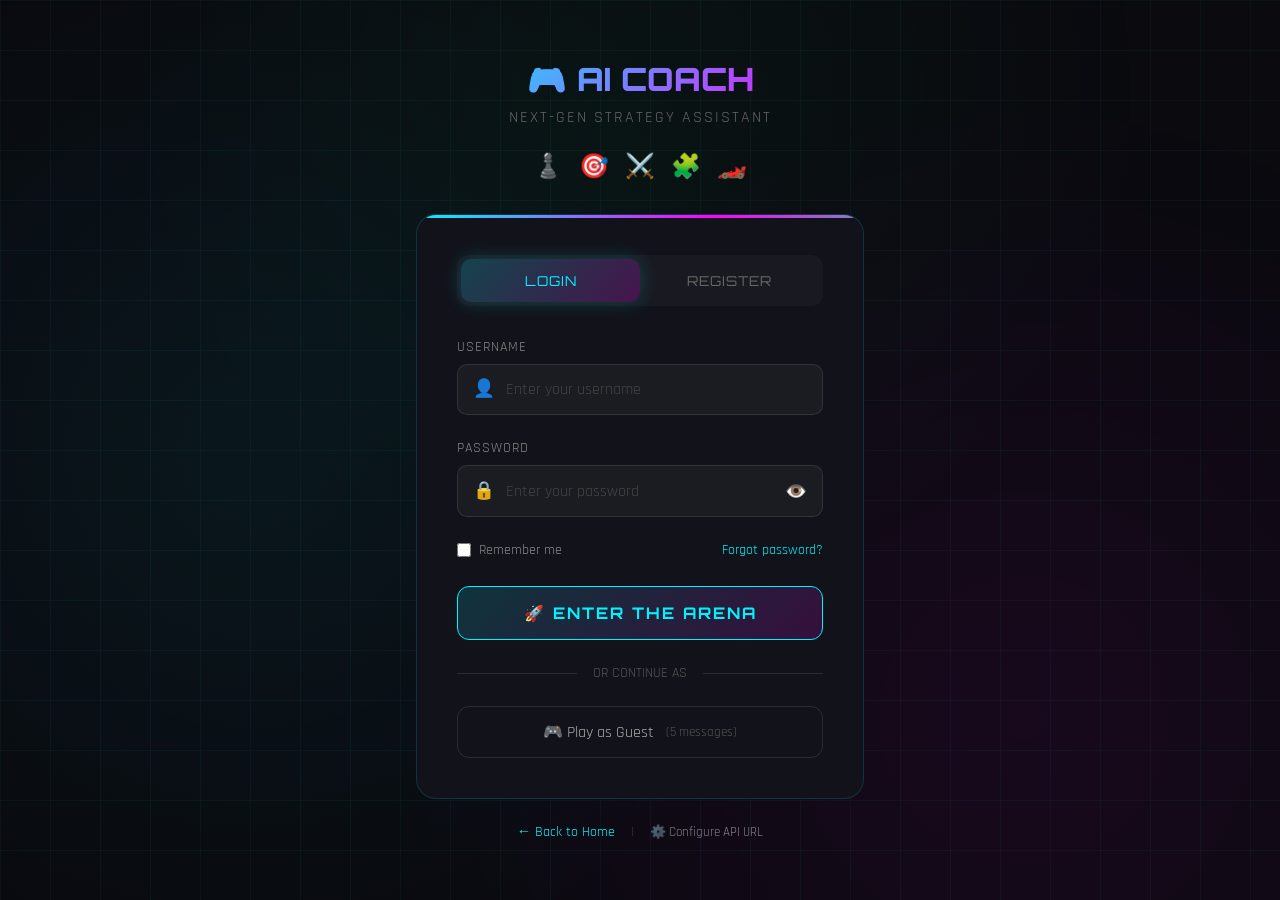
<file: AI_Game_Coach/frontend/dashboard.html>
<!DOCTYPE html>
<html lang="en">
<head>
    <meta charset="UTF-8">
    <meta name="viewport" content="width=device-width, initial-scale=1.0">
    <title>AI Game Coach - Dashboard</title>
    <link href="https://fonts.googleapis.com/css2?family=Orbitron:wght@400;700;900&family=Rajdhani:wght@300;500;700&display=swap" rel="stylesheet">
    <style>
        /* ── Variables ─────────────────────────────────── */
        :root {
            --neon-cyan:    #00f3ff;
            --neon-pink:    #ff00ff;
            --neon-green:   #00ff88;
            --neon-purple:  #b829dd;
            --neon-orange:  #ff6b35;
            --dark-bg:      #0a0a0f;
            --card-bg:      #12121a;
            --sidebar-bg:   #0e0e16;
            --border-glow:  rgba(0,243,255,0.2);
            --text-dim:     #888;
        }

        * { margin:0; padding:0; box-sizing:border-box; }

        body {
            font-family: 'Rajdhani', sans-serif;
            background: var(--dark-bg);
            color: #e0e0e0;
            height: 100vh;
            display: flex;
            flex-direction: column;
            overflow: hidden;
        }

        /* ── Background ───────────────────────────────── */
        .bg-animation {
            position: fixed; top: 0; left: 0; width: 100%; height: 100%; z-index: -1;
            background:
                radial-gradient(circle at 20% 50%, rgba(0, 243, 255, 0.04) 0%, transparent 50%),
                radial-gradient(circle at 80% 80%, rgba(255, 0, 255, 0.04) 0%, transparent 50%);
        }
        .bg-animation::before {
            content: ''; position: absolute; top: 0; left: 0; right: 0; bottom: 0;
            background-image:
                linear-gradient(rgba(0, 243, 255, 0.02) 1px, transparent 1px),
                linear-gradient(90deg, rgba(0, 243, 255, 0.02) 1px, transparent 1px);
            background-size: 40px 40px;
        }

        /* ── Top Bar ───────────────────────────────────── */
        .topbar {
            display: flex;
            justify-content: space-between;
            align-items: center;
            padding: 0.8rem 1.5rem;
            background: var(--sidebar-bg);
            border-bottom: 1px solid var(--border-glow);
            flex-shrink: 0;
            z-index: 100;
        }

        .topbar-logo {
            font-family: 'Orbitron', sans-serif;
            font-size: 1.2rem;
            font-weight: 900;
            background: linear-gradient(135deg, var(--neon-cyan), var(--neon-pink));
            -webkit-background-clip: text;
            -webkit-text-fill-color: transparent;
            cursor: pointer;
            text-decoration: none;
        }

        .topbar-right {
            display: flex;
            align-items: center;
            gap: 1rem;
        }

        .user-badge {
            display: flex;
            align-items: center;
            gap: 0.6rem;
            background: rgba(0,243,255,0.05);
            border: 1px solid var(--border-glow);
            border-radius: 25px;
            padding: 0.4rem 1rem;
        }

        .user-avatar {
            width: 32px; height: 32px;
            border-radius: 50%;
            background: linear-gradient(135deg, var(--neon-purple), var(--neon-pink));
            display: flex; align-items: center; justify-content: center;
            font-weight: 700; font-size: 0.9rem;
            border: 2px solid var(--neon-cyan);
        }

        .user-name {
            font-weight: 700;
            color: #fff;
            font-size: 0.95rem;
        }

        .guest-badge {
            background: rgba(255,107,53,0.1);
            border-color: rgba(255,107,53,0.4);
            color: var(--neon-orange);
            font-size: 0.75rem;
            padding: 0.2rem 0.6rem;
            border-radius: 10px;
            border: 1px solid;
        }

        .topbar-btn {
            padding: 0.4rem 1rem;
            background: transparent;
            border: 1px solid rgba(255,255,255,0.15);
            border-radius: 20px;
            color: #888;
            cursor: pointer;
            font-family: 'Rajdhani', sans-serif;
            font-size: 0.9rem;
            transition: all 0.3s;
        }

        .topbar-btn:hover {
            border-color: var(--neon-cyan);
            color: var(--neon-cyan);
        }

        .topbar-btn.danger:hover {
            border-color: #ff4757;
            color: #ff4757;
        }

        /* ── Main Layout ───────────────────────────────── */
        .main-layout {
            display: flex;
            flex: 1;
            overflow: hidden;
        }

        /* ── Sidebar ───────────────────────────────────── */
        .sidebar {
            width: 260px;
            background: var(--sidebar-bg);
            border-right: 1px solid var(--border-glow);
            display: flex;
            flex-direction: column;
            overflow-y: auto;
            flex-shrink: 0;
        }

        .sidebar-section {
            padding: 1rem;
            border-bottom: 1px solid rgba(255,255,255,0.04);
        }

        .sidebar-label {
            font-size: 0.72rem;
            color: #444;
            text-transform: uppercase;
            letter-spacing: 2px;
            margin-bottom: 0.7rem;
            padding: 0 0.5rem;
        }

        /* Game selector */
        .game-select-grid {
            display: grid;
            grid-template-columns: 1fr 1fr;
            gap: 0.5rem;
        }

        .game-chip {
            padding: 0.5rem;
            background: rgba(255,255,255,0.03);
            border: 1px solid rgba(255,255,255,0.07);
            border-radius: 8px;
            text-align: center;
            cursor: pointer;
            transition: all 0.25s;
            font-size: 0.78rem;
            color: #888;
        }

        .game-chip:hover {
            border-color: var(--neon-cyan);
            color: var(--neon-cyan);
        }

        .game-chip.selected {
            background: rgba(0,243,255,0.1);
            border-color: var(--neon-cyan);
            color: var(--neon-cyan);
            box-shadow: 0 0 12px rgba(0,243,255,0.15);
        }

        .game-chip .chip-icon { font-size: 1.3rem; display: block; }
        .game-chip .chip-name { font-size: 0.7rem; margin-top: 0.2rem; }

        /* Quick tips */
        .tip-list {
            display: flex;
            flex-direction: column;
            gap: 0.4rem;
        }

        .tip-item {
            background: rgba(255,255,255,0.03);
            border-left: 2px solid var(--neon-cyan);
            border-radius: 0 6px 6px 0;
            padding: 0.5rem 0.7rem;
            font-size: 0.83rem;
            color: #aaa;
            line-height: 1.4;
        }

        /* Stats mini */
        .stats-mini {
            display: flex;
            flex-direction: column;
            gap: 0.5rem;
        }

        .stat-row {
            display: flex;
            justify-content: space-between;
            align-items: center;
            padding: 0.4rem 0.5rem;
            background: rgba(255,255,255,0.02);
            border-radius: 6px;
        }

        .stat-row-label { color: #666; font-size: 0.85rem; }
        .stat-row-value {
            font-family: 'Orbitron', sans-serif;
            font-size: 0.85rem;
            color: var(--neon-cyan);
        }

        /* Session controls */
        .sidebar-btn {
            width: 100%;
            padding: 0.7rem;
            background: transparent;
            border: 1px solid rgba(255,255,255,0.1);
            border-radius: 8px;
            color: #888;
            cursor: pointer;
            font-family: 'Rajdhani', sans-serif;
            font-size: 0.9rem;
            transition: all 0.3s;
            display: flex;
            align-items: center;
            justify-content: center;
            gap: 0.5rem;
            margin-top: 0.5rem;
        }

        .sidebar-btn:hover {
            border-color: var(--neon-pink);
            color: var(--neon-pink);
        }

        .sidebar-btn.green:hover {
            border-color: var(--neon-green);
            color: var(--neon-green);
        }

        /* ── Chat Area ─────────────────────────────────── */
        .chat-area {
            flex: 1;
            display: flex;
            flex-direction: column;
            overflow: hidden;
        }

        /* Chat Header */
        .chat-header {
            padding: 1rem 1.5rem;
            border-bottom: 1px solid var(--border-glow);
            display: flex;
            align-items: center;
            justify-content: space-between;
            background: rgba(18,18,26,0.6);
            flex-shrink: 0;
        }

        .chat-header-left {
            display: flex;
            align-items: center;
            gap: 0.8rem;
        }

        .ai-indicator {
            width: 10px; height: 10px;
            border-radius: 50%;
            background: var(--neon-green);
            box-shadow: 0 0 10px var(--neon-green);
            animation: blink 2s ease-in-out infinite;
        }

        @keyframes blink {
            0%,100% { opacity: 1; }
            50%      { opacity: 0.3; }
        }

        .chat-title {
            font-family: 'Orbitron', sans-serif;
            font-size: 0.95rem;
            color: var(--neon-cyan);
        }

        .chat-subtitle {
            font-size: 0.8rem;
            color: var(--text-dim);
        }

        /* Guest limit bar */
        .guest-limit-bar {
            display: none;
            background: rgba(255,107,53,0.1);
            border: 1px solid rgba(255,107,53,0.3);
            border-radius: 8px;
            padding: 0.6rem 1rem;
            margin: 0.5rem 1.5rem 0;
            font-size: 0.88rem;
            color: var(--neon-orange);
            justify-content: space-between;
            align-items: center;
        }

        .guest-limit-bar.show {
            display: flex;
        }

        /* Messages */
        .messages-container {
            flex: 1;
            overflow-y: auto;
            padding: 1.5rem;
            display: flex;
            flex-direction: column;
            gap: 1.2rem;
        }

        /* Welcome message */
        .welcome-msg {
            text-align: center;
            padding: 2rem;
        }

        .welcome-msg .bot-avatar-large {
            width: 70px; height: 70px;
            border-radius: 50%;
            background: linear-gradient(135deg, var(--neon-purple), var(--neon-pink));
            display: flex; align-items: center; justify-content: center;
            font-size: 2rem;
            margin: 0 auto 1rem;
            box-shadow: 0 0 30px rgba(184,41,221,0.4);
        }

        .welcome-msg h3 {
            font-family: 'Orbitron', sans-serif;
            color: var(--neon-cyan);
            margin-bottom: 0.5rem;
        }

        .welcome-msg p {
            color: #666;
            font-size: 0.95rem;
            max-width: 400px;
            margin: 0 auto;
        }

        /* Suggestion pills */
        .suggestions {
            display: flex;
            flex-wrap: wrap;
            gap: 0.5rem;
            justify-content: center;
            margin-top: 1.5rem;
        }

        .suggestion-pill {
            padding: 0.5rem 1rem;
            border: 1px solid rgba(0,243,255,0.25);
            border-radius: 20px;
            background: rgba(0,243,255,0.05);
            color: var(--neon-cyan);
            font-size: 0.85rem;
            cursor: pointer;
            transition: all 0.25s;
        }

        .suggestion-pill:hover {
            background: rgba(0,243,255,0.15);
            box-shadow: 0 0 15px rgba(0,243,255,0.2);
        }

        /* Message bubbles */
        .message {
            display: flex;
            gap: 0.8rem;
            animation: msgFadeIn 0.3s ease;
        }

        @keyframes msgFadeIn {
            from { opacity:0; transform: translateY(10px); }
            to   { opacity:1; transform: translateY(0); }
        }

        .message.user {
            flex-direction: row-reverse;
        }

        .msg-avatar {
            width: 36px; height: 36px;
            border-radius: 50%;
            display: flex; align-items: center; justify-content: center;
            font-size: 1rem;
            flex-shrink: 0;
        }

        .msg-avatar.ai {
            background: linear-gradient(135deg, var(--neon-purple), var(--neon-pink));
            border: 2px solid var(--neon-purple);
        }

        .msg-avatar.user {
            background: linear-gradient(135deg, var(--neon-cyan), #0080ff);
            border: 2px solid var(--neon-cyan);
            font-size: 0.75rem;
            font-weight: 700;
        }

        .msg-content {
            max-width: 70%;
        }

        .msg-bubble {
            padding: 0.9rem 1.2rem;
            border-radius: 16px;
            font-size: 0.95rem;
            line-height: 1.6;
            word-wrap: break-word;
            overflow-wrap: break-word;
        }

        .message.ai .msg-bubble {
            background: rgba(18,18,26,0.9);
            border: 1px solid rgba(184,41,221,0.3);
            border-top-left-radius: 4px;
            color: #ddd;
        }

        .message.user .msg-bubble {
            background: linear-gradient(135deg,
                rgba(0,243,255,0.15), rgba(0,128,255,0.15));
            border: 1px solid rgba(0,243,255,0.3);
            border-top-right-radius: 4px;
            color: #fff;
            text-align: right;
        }

        .msg-time {
            font-size: 0.72rem;
            color: #444;
            margin-top: 0.3rem;
            padding: 0 0.3rem;
        }

        .message.user .msg-time { text-align: right; }

        /* Typing indicator */
        .typing-indicator {
            display: none;
            gap: 0.8rem;
        }

        .typing-indicator.show { display: flex; }

        .typing-dots {
            display: flex;
            align-items: center;
            gap: 0.3rem;
            padding: 0.9rem 1.2rem;
            background: rgba(18,18,26,0.9);
            border: 1px solid rgba(184,41,221,0.3);
            border-radius: 16px;
            border-top-left-radius: 4px;
        }

        .dot {
            width: 7px; height: 7px;
            border-radius: 50%;
            background: var(--neon-purple);
            animation: dotBounce 1.2s ease-in-out infinite;
        }

        .dot:nth-child(2) { animation-delay: 0.2s; }
        .dot:nth-child(3) { animation-delay: 0.4s; }

        @keyframes dotBounce {
            0%,100% { transform: translateY(0); opacity: 0.4; }
            50%      { transform: translateY(-6px); opacity: 1; }
        }

        /* ── Input Bar ─────────────────────────────────── */
        .input-bar {
            padding: 1rem 1.5rem;
            border-top: 1px solid var(--border-glow);
            background: rgba(14,14,22,0.9);
            flex-shrink: 0;
        }

        .input-row {
            display: flex;
            gap: 0.8rem;
            align-items: flex-end;
        }

        .chat-textarea {
            flex: 1;
            background: rgba(255,255,255,0.04);
            border: 1px solid rgba(255,255,255,0.1);
            border-radius: 12px;
            padding: 0.8rem 1rem;
            color: #fff;
            font-family: 'Rajdhani', sans-serif;
            font-size: 1rem;
            resize: none;
            outline: none;
            max-height: 120px;
            min-height: 44px;
            transition: border 0.3s;
        }

        .chat-textarea:focus {
            border-color: var(--neon-cyan);
            box-shadow: 0 0 15px rgba(0,243,255,0.1);
        }

        .chat-textarea::placeholder { color: #444; }

        .send-btn {
            width: 48px; height: 48px;
            border-radius: 12px;
            background: linear-gradient(135deg,
                rgba(0,243,255,0.2), rgba(255,0,255,0.2));
            border: 1px solid var(--neon-cyan);
            color: var(--neon-cyan);
            font-size: 1.3rem;
            cursor: pointer;
            transition: all 0.3s;
            display: flex; align-items: center; justify-content: center;
            flex-shrink: 0;
        }

        .send-btn:hover:not(:disabled) {
            background: var(--neon-cyan);
            color: var(--dark-bg);
            box-shadow: 0 0 25px rgba(0,243,255,0.4);
        }

        .send-btn:disabled { opacity: 0.4; cursor: not-allowed; }

        .input-hint {
            font-size: 0.78rem;
            color: #444;
            margin-top: 0.5rem;
            text-align: center;
        }

        /* ── Scrollbar ─────────────────────────────────── */
        ::-webkit-scrollbar { width: 5px; }
        ::-webkit-scrollbar-track { background: transparent; }
        ::-webkit-scrollbar-thumb {
            background: rgba(0,243,255,0.3);
            border-radius: 3px;
        }

        /* ── Mobile Sidebar Drawer Elements ────────────── */
        .mobile-menu-btn {
            display: none;
            align-items: center;
            gap: 0.4rem;
            padding: 0.4rem 0.8rem;
            background: rgba(0, 243, 255, 0.1);
            border: 1px solid var(--neon-cyan);
            border-radius: 20px;
            color: var(--neon-cyan);
            font-family: 'Rajdhani', sans-serif;
            font-size: 0.95rem;
            font-weight: 700;
            cursor: pointer;
            transition: all 0.3s;
        }

        .mobile-menu-btn:hover {
            background: rgba(0, 243, 255, 0.2);
            box-shadow: 0 0 15px rgba(0, 243, 255, 0.3);
        }

        .sidebar-mobile-header {
            display: none;
            justify-content: space-between;
            align-items: center;
            padding-bottom: 0.8rem;
            margin-bottom: 1rem;
            border-bottom: 1px solid rgba(255, 255, 255, 0.1);
        }

        .sidebar-mobile-title {
            font-family: 'Orbitron', sans-serif;
            font-size: 0.95rem;
            font-weight: 700;
            color: var(--neon-cyan);
        }

        .sidebar-close-btn {
            background: rgba(255, 255, 255, 0.08);
            border: 1px solid rgba(255, 255, 255, 0.2);
            color: #fff;
            width: 32px;
            height: 32px;
            border-radius: 50%;
            display: flex;
            align-items: center;
            justify-content: center;
            font-size: 1rem;
            cursor: pointer;
            transition: all 0.2s;
        }

        .sidebar-close-btn:hover {
            border-color: var(--neon-pink);
            color: var(--neon-pink);
        }

        .sidebar-backdrop {
            display: none;
            position: fixed;
            inset: 0;
            background: rgba(0, 0, 0, 0.7);
            backdrop-filter: blur(4px);
            z-index: 1400;
            opacity: 0;
            transition: opacity 0.3s ease;
        }

        /* ── Responsive Tablet & Mobile Media Queries ──── */
        @media (max-width: 900px) {
            .mobile-menu-btn {
                display: inline-flex;
            }

            .sidebar-backdrop {
                display: block;
                pointer-events: none;
            }

            .sidebar-backdrop.active {
                opacity: 1;
                pointer-events: auto;
            }

            .sidebar-mobile-header {
                display: flex;
            }

            .sidebar {
                position: fixed;
                top: 0;
                left: -320px;
                width: 300px;
                max-width: 85vw;
                height: 100vh;
                height: 100dvh;
                z-index: 1500;
                background: #0d111d;
                border-right: 1px solid var(--border-glow);
                box-shadow: 10px 0 40px rgba(0, 0, 0, 0.85);
                transition: left 0.3s cubic-bezier(0.4, 0, 0.2, 1);
                overflow-y: auto;
                padding: 1.25rem 1rem;
            }

            .sidebar.open {
                left: 0;
            }

            .topbar {
                padding: 0.6rem 1rem;
            }

            .topbar-logo {
                font-size: 1.2rem;
            }

            .user-badge {
                padding: 0.3rem 0.6rem;
            }

            .user-name {
                max-width: 90px;
                overflow: hidden;
                text-overflow: ellipsis;
                white-space: nowrap;
                font-size: 0.85rem;
            }

            .chat-header {
                padding: 0.75rem 1rem;
            }

            .chat-title {
                font-size: 1.05rem;
            }

            .chat-subtitle {
                font-size: 0.78rem;
            }

            .messages-container {
                padding: 1rem 0.8rem;
            }

            .msg-content {
                max-width: 88%;
            }

            .msg-bubble {
                padding: 0.75rem 0.95rem;
                font-size: 0.92rem;
            }

            .input-bar {
                padding: 0.6rem 0.8rem calc(0.6rem + env(safe-area-inset-bottom, 0px));
            }

            .chat-textarea {
                font-size: 16px; /* Prevents auto-zoom on iOS */
            }

            .send-btn {
                width: 44px;
                height: 44px;
            }

            .input-hint {
                display: none;
            }

            .toast {
                bottom: 4.8rem;
                right: 1rem;
                left: 1rem;
                font-size: 0.85rem;
                padding: 0.7rem 1rem;
                justify-content: center;
            }
        }

        @media (max-width: 520px) {
            .topbar-btn .btn-text {
                display: none;
            }

            .topbar-btn {
                padding: 0.4rem 0.6rem;
                font-size: 1rem;
            }

            .mobile-menu-btn .btn-label {
                display: none;
            }

            .mobile-menu-btn {
                padding: 0.4rem 0.6rem;
                font-size: 1.1rem;
            }

            .guest-badge {
                display: none !important;
            }

            .welcome-msg h3 {
                font-size: 1.25rem;
            }

            .welcome-msg p {
                font-size: 0.88rem;
            }

            .suggestions {
                flex-direction: column;
                align-items: stretch;
            }

            .suggestion-pill {
                text-align: center;
                width: 100%;
                padding: 0.65rem 0.8rem;
            }
        }

        /* ── Notification Toast ────────────────────────── */
        .toast {
            position: fixed;
            bottom: 2rem;
            right: 2rem;
            padding: 0.8rem 1.5rem;
            border-radius: 10px;
            font-size: 0.95rem;
            z-index: 9999;
            animation: toastIn 0.3s ease;
            display: flex;
            align-items: center;
            gap: 0.5rem;
        }

        .toast.success {
            background: rgba(0,255,136,0.15);
            border: 1px solid var(--neon-green);
            color: var(--neon-green);
        }

        .toast.error {
            background: rgba(255,71,87,0.15);
            border: 1px solid #ff4757;
            color: #ff4757;
        }

        .toast.info {
            background: rgba(0,243,255,0.15);
            border: 1px solid var(--neon-cyan);
            color: var(--neon-cyan);
        }

        @keyframes toastIn {
            from { opacity:0; transform: translateX(30px); }
            to   { opacity:1; transform: translateX(0); }
        }

        /* Formatted AI response */
        .msg-bubble ul {
            margin: 0.5rem 0 0.5rem 1.2rem;
        }
        .msg-bubble li { margin-bottom: 0.3rem; }
        .msg-bubble strong { color: var(--neon-cyan); }
    </style>
</head>
<body>

<div class="bg-animation"></div>

<!-- ── Top Bar ───────────────────────────────────────── -->
<div class="topbar">
    <div style="display:flex; align-items:center; gap:0.75rem;">
        <button class="mobile-menu-btn" id="mobile-menu-btn" onclick="toggleMobileSidebar()" aria-label="Open Games & Controls">
            <span>☰</span>
            <span class="btn-label">Menu</span>
        </button>
        <a href="index.html" class="topbar-logo">🎮 AI COACH</a>
    </div>

    <div class="topbar-right">
        <!-- User badge -->
        <div class="user-badge">
            <div class="user-avatar" id="topbar-avatar">?</div>
            <span class="user-name"  id="topbar-username">Loading...</span>
            <span class="guest-badge" id="topbar-guest" style="display:none;">GUEST</span>
        </div>

        <button class="topbar-btn" onclick="goHome()" title="Home"><span class="btn-icon">🏠</span><span class="btn-text"> Home</span></button>
        <button class="topbar-btn danger" onclick="handleLogout()" title="Logout"><span class="btn-icon">⏏</span><span class="btn-text"> Logout</span></button>
    </div>
</div>

<!-- ── Main Layout ────────────────────────────────────── -->
<div class="main-layout">

    <!-- Mobile Drawer Backdrop -->
    <div class="sidebar-backdrop" id="sidebar-backdrop" onclick="closeMobileSidebar()"></div>

    <!-- ── Sidebar ─────────────────────────────────────── -->
    <aside class="sidebar" id="sidebar">

        <!-- Mobile Drawer Close Header -->
        <div class="sidebar-mobile-header">
            <span class="sidebar-mobile-title">🎮 Games & Stats</span>
            <button class="sidebar-close-btn" onclick="closeMobileSidebar()" aria-label="Close sidebar">✕</button>
        </div>

        <!-- Game Selector -->
        <div class="sidebar-section">
            <div class="sidebar-label">Select Game</div>
            <div class="game-select-grid" id="game-grid">
                <!-- Populated by JS -->
            </div>
        </div>

        <!-- Quick Tips -->
        <div class="sidebar-section">
            <div class="sidebar-label">Quick Tips</div>
            <div class="tip-list" id="tip-list">
                <div class="tip-item">Select a game to see tips</div>
            </div>
        </div>

        <!-- Session Stats -->
        <div class="sidebar-section">
            <div class="sidebar-label">Session Stats</div>
            <div class="stats-mini">
                <div class="stat-row">
                    <span class="stat-row-label">Messages</span>
                    <span class="stat-row-value" id="stat-messages">0</span>
                </div>
                <div class="stat-row">
                    <span class="stat-row-label">Game</span>
                    <span class="stat-row-value" id="stat-game">General</span>
                </div>
                <div class="stat-row">
                    <span class="stat-row-label">Status</span>
                    <span class="stat-row-value" style="color:var(--neon-green)">● Online</span>
                </div>
            </div>
        </div>

        <!-- Controls -->
        <div class="sidebar-section">
            <div class="sidebar-label">Controls</div>
            <button class="sidebar-btn" onclick="clearChat()">
                🗑️ Clear Conversation
            </button>
            <button class="sidebar-btn" onclick="CONFIG.promptSetApiBase()" title="View or change backend API URL">
                ⚙️ API Settings
            </button>
            <button class="sidebar-btn green" onclick="goHome()">
                🏠 Back to Home
            </button>
        </div>

    </aside>

    <!-- ── Chat Area ────────────────────────────────────── -->
    <div class="chat-area">

        <!-- Chat Header -->
        <div class="chat-header">
            <div class="chat-header-left">
                <div class="ai-indicator"></div>
                <div>
                    <div class="chat-title" id="chat-title">AI COACH — General</div>
                    <div class="chat-subtitle">Ask anything about your game</div>
                </div>
            </div>
            <div style="font-size:0.85rem; color:#555;" id="msg-counter">
                0 messages
            </div>
        </div>

        <!-- Guest Limit Banner -->
        <div class="guest-limit-bar" id="guest-bar">
            <span>⚠️ Guest mode: <strong id="msgs-left">5</strong> messages remaining</span>
            <a href="login.html"
               style="color:var(--neon-orange);text-decoration:none;font-weight:700;">
                Register Free →
            </a>
        </div>

        <!-- Messages -->
        <div class="messages-container" id="messages">

            <!-- Welcome Screen -->
            <div class="welcome-msg" id="welcome-screen">
                <div class="bot-avatar-large">🤖</div>
                <h3 id="welcome-title">Ready to Coach You!</h3>
                <p id="welcome-text">
                    Select a game from the sidebar, then ask me anything —
                    strategy tips, build guides, mechanics, or anything else!
                </p>

                <div class="suggestions" id="suggestions">
                    <div class="suggestion-pill"
                         onclick="sendSuggestion(this)">
                        How do I improve my rank?
                    </div>
                    <div class="suggestion-pill"
                         onclick="sendSuggestion(this)">
                        What are beginner mistakes?
                    </div>
                    <div class="suggestion-pill"
                         onclick="sendSuggestion(this)">
                        Give me a training routine
                    </div>
                    <div class="suggestion-pill"
                         onclick="sendSuggestion(this)">
                        Best strategies to win?
                    </div>
                    <div class="suggestion-pill"
                         onclick="sendSuggestion(this)">
                        How do pros think differently?
                    </div>
                    <div class="suggestion-pill"
                         onclick="sendSuggestion(this)">
                        Help me control my tilt
                    </div>
                </div>
            </div>

            <!-- Typing indicator (hidden by default) -->
            <div class="typing-indicator" id="typing-indicator">
                <div class="msg-avatar ai">🤖</div>
                <div class="typing-dots">
                    <div class="dot"></div>
                    <div class="dot"></div>
                    <div class="dot"></div>
                </div>
            </div>

        </div>
        <!-- end messages -->

        <!-- Input Bar -->
        <div class="input-bar">
            <div class="input-row">
                <textarea
                    class="chat-textarea"
                    id="chat-input"
                    placeholder="Ask your AI coach anything..."
                    rows="1"
                    onkeydown="handleKeyDown(event)"
                    oninput="autoResize(this)"
                ></textarea>
                <button class="send-btn" id="send-btn" onclick="sendMessage()">➤</button>
            </div>
            <div class="input-hint">
                Press <kbd style="color:#666">Enter</kbd> to send &nbsp;|&nbsp;
                <kbd style="color:#666">Shift+Enter</kbd> for new line
            </div>
        </div>

    </div>
    <!-- end chat-area -->

</div>
<!-- end main-layout -->

<script src="config.js"></script>
<script>
    // ── Config ─────────────────────────────────────────────────────────
    const API_BASE = (window.CONFIG && window.CONFIG.getApiBase) ? window.CONFIG.getApiBase() : "http://localhost:5000/api";

    // ── State ──────────────────────────────────────────────────────────
    let authToken    = "";
    let username     = "Player";
    let isGuest      = false;
    let sessionId    = "";
    let selectedGame = "general";
    let messageCount = 0;
    let guestMsgsLeft = 5;
    let isSending    = false;

    // ── Game definitions ───────────────────────────────────────────────
    const GAMES = [
        { key: "chess",    icon: "♟️",  name: "Chess"    },
        { key: "fps",      icon: "🎯",  name: "FPS"      },
        { key: "moba",     icon: "⚔️",  name: "MOBA"     },
        { key: "rpg",      icon: "🗡️",  name: "RPG"      },
        { key: "racing",   icon: "🏎️",  name: "Racing"   },
        { key: "strategy", icon: "🏰",  name: "RTS"      },
        { key: "fighting", icon: "🥊",  name: "Fighting" },
        { key: "puzzle",   icon: "🧩",  name: "Puzzle"   },
        { key: "general",  icon: "🎮",  name: "General"  },
    ];

    // ── Init ───────────────────────────────────────────────────────────
    document.addEventListener("DOMContentLoaded", () => {
        loadAuthData();
        buildGameGrid();
        selectGame("general");
        setupGuestUI();
    });

    function loadAuthData() {
        // Try localStorage (remember me), then sessionStorage
        authToken = localStorage.getItem("authToken")
                 || sessionStorage.getItem("authToken") || "";
        username  = localStorage.getItem("username")
                 || sessionStorage.getItem("username") || "Player";
        isGuest   = sessionStorage.getItem("isGuest") === "true";
        sessionId = sessionStorage.getItem("sessionId") || "";

        // If not logged in and not guest, redirect to login
        if (!authToken && !isGuest) {
            window.location.href = "login.html";
            return;
        }

        // Update topbar
        const initials = username.slice(0,2).toUpperCase();
        document.getElementById("topbar-avatar").textContent   = initials;
        document.getElementById("topbar-username").textContent = username;

        if (isGuest) {
            document.getElementById("topbar-guest").style.display = "inline";
        }

        // Personalize welcome
        document.getElementById("welcome-title").textContent =
            isGuest
            ? "Welcome, Guest! 👋"
            : `Welcome back, ${username}! 👋`;
    }

    function setupGuestUI() {
        if (isGuest) {
            document.getElementById("guest-bar").classList.add("show");
            document.getElementById("msgs-left").textContent = guestMsgsLeft;
        }
    }

    // ── Game Grid ──────────────────────────────────────────────────────
    function buildGameGrid() {
        const grid = document.getElementById("game-grid");
        grid.innerHTML = "";
        GAMES.forEach(g => {
            const chip     = document.createElement("div");
            chip.className = "game-chip";
            chip.id        = `chip-${g.key}`;
            chip.innerHTML = `<span class="chip-icon">${g.icon}</span>
                              <span class="chip-name">${g.name}</span>`;
            chip.onclick   = () => selectGame(g.key);
            grid.appendChild(chip);
        });
    }

    function toggleMobileSidebar() {
        const sidebar = document.getElementById("sidebar");
        const backdrop = document.getElementById("sidebar-backdrop");
        if (!sidebar) return;
        const isOpen = sidebar.classList.toggle("open");
        if (backdrop) backdrop.classList.toggle("active", isOpen);
        document.body.style.overflow = isOpen ? "hidden" : "";
    }

    function closeMobileSidebar() {
        const sidebar = document.getElementById("sidebar");
        const backdrop = document.getElementById("sidebar-backdrop");
        if (sidebar) sidebar.classList.remove("open");
        if (backdrop) backdrop.classList.remove("active");
        document.body.style.overflow = "";
    }

    function selectGame(gameKey) {
        selectedGame = gameKey;

        // Auto-close mobile drawer upon game selection
        if (window.innerWidth <= 900) {
            closeMobileSidebar();
        }

        // Update chips
        document.querySelectorAll(".game-chip").forEach(c =>
            c.classList.remove("selected"));
        const chip = document.getElementById(`chip-${gameKey}`);
        if (chip) chip.classList.add("selected");

        // Update header
        const game = GAMES.find(g => g.key === gameKey) || GAMES[8];
        document.getElementById("chat-title").textContent =
            `AI COACH — ${game.icon} ${game.name}`;
        document.getElementById("stat-game").textContent = game.name;

        // Load tips
        loadTips(gameKey);
    }

    async function loadTips(gameKey) {
        try {
            const res  = await fetch(`${API_BASE}/coach/tips/${gameKey}`);
            const data = await res.json();

            if (data.success && data.tips) {
                const list = document.getElementById("tip-list");
                list.innerHTML = data.tips.map(t =>
                    `<div class="tip-item">${t}</div>`).join("");
            } else {
                throw new Error("Bad response");
            }
        } catch (err) {
            // Use fallback tips
            document.getElementById("tip-list").innerHTML =
                `<div class="tip-item">🎮 Practice consistently every day</div>
                 <div class="tip-item">📊 Review your losses to improve</div>
                 <div class="tip-item">🧠 Focus on one skill at a time</div>`;
        }
    }

    // ── Send Message ───────────────────────────────────────────────────
    async function sendMessage(messageOverride = null) {
        const input   = document.getElementById("chat-input");
        const message = (messageOverride || input.value).trim();

        if (!message || isSending) return;

        // Guest limit check
        if (isGuest && guestMsgsLeft <= 0) {
            showToast("Guest limit reached! Register for unlimited coaching.", "error");
            setTimeout(() => window.location.href = "login.html", 2000);
            return;
        }

        // Clear welcome screen on first message
        const welcome = document.getElementById("welcome-screen");
        if (welcome) welcome.remove();

        isSending = true;
        input.value  = "";
        autoResize(input);
        setSendLoading(true);

        // Add user message to UI
        appendMessage("user", message);
        messageCount++;
        updateCounter();

        // Show typing indicator
        showTyping(true);

        try {
            let data;

            if (isGuest) {
                // Guest endpoint
                const res = await fetch(`${API_BASE}/coach/chat/guest`, {
                    method: "POST",
                    headers: { "Content-Type": "application/json" },
                    body: JSON.stringify({
                        message,
                        game_type:  selectedGame,
                        session_id: sessionId
                    })
                });
                data = await res.json();

                if (data.limit_reached) {
                    showTyping(false);
                    showToast("Guest limit reached! Redirecting to register...", "error");
                    setTimeout(() => window.location.href = "login.html", 2500);
                    return;
                }

                // Update sessionId if new
                if (data.session_id) sessionId = data.session_id;

                // Update guest counter
                if (typeof data.messages_left === "number") {
                    guestMsgsLeft = data.messages_left;
                } else {
                    guestMsgsLeft = Math.max(0, guestMsgsLeft - 1);
                }
                document.getElementById("msgs-left").textContent = guestMsgsLeft;

            } else {
                // Authenticated endpoint
                const res = await fetch(`${API_BASE}/coach/chat`, {
                    method: "POST",
                    headers: {
                        "Content-Type":  "application/json",
                        "Authorization": `Bearer ${authToken}`
                    },
                    body: JSON.stringify({
                        message,
                        game_type: selectedGame
                    })
                });
                data = await res.json();

                // Handle token expiry
                if (res.status === 401) {
                    showTyping(false);
                    showToast("Session expired. Please log in again.", "error");
                    setTimeout(handleLogout, 2000);
                    return;
                }
            }

            showTyping(false);

            if (data.success) {
                appendMessage("ai", data.response);
                // Update tips from response
                if (data.quick_tips) updateTips(data.quick_tips);
            } else {
                appendMessage("ai", `⚠️ ${data.response || "Something went wrong."}`);
            }

        } catch (err) {
            showTyping(false);
            appendMessage("ai",
                "⚠️ Cannot connect to the server. Make sure the backend is running on port 5000.");
        } finally {
            isSending = false;
            setSendLoading(false);
        }
    }

    function sendSuggestion(el) {
        const text = el.textContent.trim();
        document.getElementById("chat-input").value = text;
        sendMessage();
    }

    // ── Message Rendering ──────────────────────────────────────────────
    function appendMessage(role, content) {
        const container = document.getElementById("messages");
        const typing    = document.getElementById("typing-indicator");

        const wrapper = document.createElement("div");
        wrapper.className = `message ${role}`;

        const time = new Date().toLocaleTimeString([], {
            hour: "2-digit", minute: "2-digit"
        });

        const avatarHTML = role === "ai"
            ? `<div class="msg-avatar ai">🤖</div>`
            : `<div class="msg-avatar user">${escapeHTML(username.slice(0,2).toUpperCase())}</div>`;

        // Format AI content (convert markdown-ish to HTML)
        const formatted = role === "ai"
            ? formatAIResponse(content)
            : escapeHTML(content);

        wrapper.innerHTML = `
            ${avatarHTML}
            <div class="msg-content">
                <div class="msg-bubble">${formatted}</div>
                <div class="msg-time">${time}</div>
            </div>
        `;

        // Insert before typing indicator
        container.insertBefore(wrapper, typing);
        container.scrollTop = container.scrollHeight;
    }

    function formatAIResponse(text) {
        // Escape HTML first so markdown conversions can safely inject tags
        let html = escapeHTML(text);

        // Bold: **text**
        html = html.replace(/\*\*(.*?)\*\*/g, "<strong>$1</strong>");

        // Bullet points: lines starting with • or -
        html = html.replace(/^[•\-]\s(.+)$/gm, "<li>$1</li>");
        html = html.replace(/((?:<li>.*<\/li>\s*)+)/g, "<ul>$1</ul>");

        // Line breaks
        html = html.replace(/\n/g, "<br>");

        return html;
    }

    function escapeHTML(text) {
        return text
            .replace(/&/g, "&amp;")
            .replace(/</g, "&lt;")
            .replace(/>/g, "&gt;")
            .replace(/"/g, "&quot;")
            .replace(/'/g, "&#39;");
    }

    // ── UI Helpers ─────────────────────────────────────────────────────
    function showTyping(show) {
        document.getElementById("typing-indicator")
            .classList.toggle("show", show);
        if (show) {
            const c = document.getElementById("messages");
            c.scrollTop = c.scrollHeight;
        }
    }

    function setSendLoading(loading) {
        const btn = document.getElementById("send-btn");
        btn.disabled = loading;
        btn.textContent = loading ? "⏳" : "➤";
    }

    function updateCounter() {
        document.getElementById("msg-counter").textContent =
            `${messageCount} message${messageCount !== 1 ? "s" : ""}`;
        document.getElementById("stat-messages").textContent = messageCount;
    }

    function updateTips(tips) {
        const list = document.getElementById("tip-list");
        list.innerHTML = tips.map(t =>
            `<div class="tip-item">${escapeHTML(t)}</div>`).join("");
    }

    function autoResize(el) {
        el.style.height = "auto";
        el.style.height = Math.min(el.scrollHeight, 120) + "px";
    }

    function handleKeyDown(e) {
        if (e.key === "Enter" && !e.shiftKey) {
            e.preventDefault();
            sendMessage();
        }
    }

    // ── Clear Chat ─────────────────────────────────────────────────────
    async function clearChat() {
        if (!confirm("Clear the conversation? This cannot be undone.")) return;

        // Clear UI
        const messages = document.getElementById("messages");
        messages.innerHTML = `
            <div class="welcome-msg" id="welcome-screen">
                <div class="bot-avatar-large">🤖</div>
                <h3>Conversation Cleared</h3>
                <p>Ready to start fresh! Select a game and ask me anything.</p>
            </div>
            <div class="typing-indicator" id="typing-indicator">
                <div class="msg-avatar ai">🤖</div>
                <div class="typing-dots">
                    <div class="dot"></div><div class="dot"></div><div class="dot"></div>
                </div>
            </div>
        `;

        messageCount = 0;
        updateCounter();

        // Clear backend session
        if (!isGuest && authToken) {
            try {
                await fetch(`${API_BASE}/coach/clear`, {
                    method: "POST",
                    headers: { "Authorization": `Bearer ${authToken}` }
                });
            } catch { /* silent */ }
        }

        showToast("Conversation cleared! 🔄", "info");
    }

    // ── Toast Notifications ────────────────────────────────────────────
    function showToast(message, type = "info") {
        const existing = document.querySelector(".toast");
        if (existing) existing.remove();

        const toast = document.createElement("div");
        toast.className = `toast ${type}`;
        toast.textContent = message;
        document.body.appendChild(toast);

        setTimeout(() => {
            toast.style.opacity = "0";
            toast.style.transition = "opacity 0.5s";
            setTimeout(() => toast.remove(), 500);
        }, 3500);
    }

    // ── Navigation ─────────────────────────────────────────────────────
    function goHome() {
        window.location.href = "index.html";
    }

    async function handleLogout() {
        if (isGuest) {
            sessionStorage.clear();
            window.location.href = "login.html";
            return;
        }

        try {
            await fetch(`${API_BASE}/logout`, {
                method: "POST",
                headers: { "Authorization": `Bearer ${authToken}` }
            });
        } catch { /* silent */ } finally {
            localStorage.clear();
            sessionStorage.clear();
            window.location.href = "login.html";
        }
    }
</script>
</body>
</html>
</file>
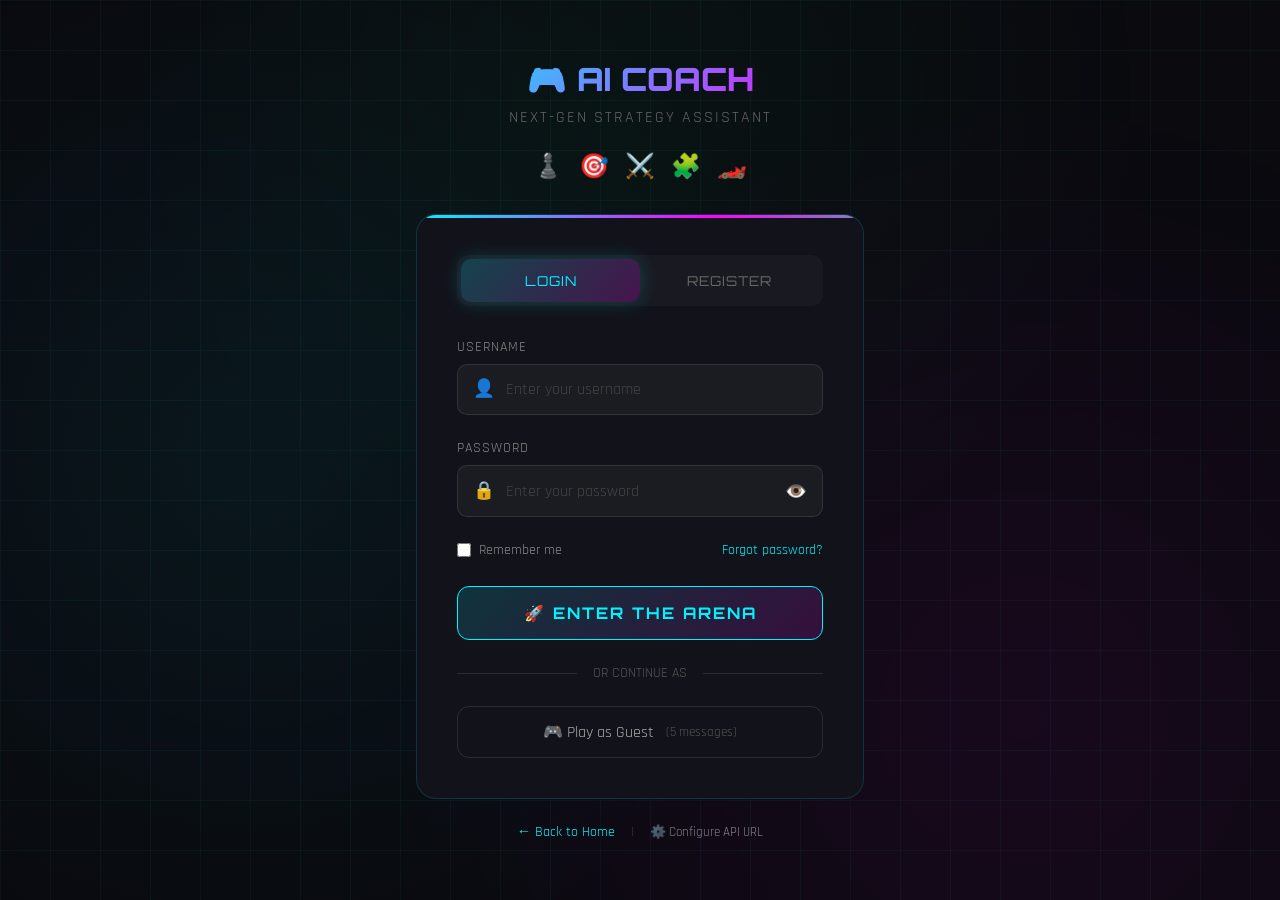
<file: AI_Game_Coach/frontend/login.html>
<!DOCTYPE html>
<html lang="en">
<head>
    <meta charset="UTF-8">
    <meta name="viewport" content="width=device-width, initial-scale=1.0">
    <title>AI Game Coach - Login</title>
    <link href="https://fonts.googleapis.com/css2?family=Orbitron:wght@400;700;900&family=Rajdhani:wght@300;500;700&display=swap" rel="stylesheet">
    <style>
        /* ── Reset & Variables ─────────────────────────── */
        :root {
            --neon-cyan:   #00f3ff;
            --neon-pink:   #ff00ff;
            --neon-green:  #00ff88;
            --neon-purple: #b829dd;
            --dark-bg:     #0a0a0f;
            --card-bg:     #12121a;
            --border-glow: rgba(0, 243, 255, 0.3);
            --error-color: #ff4757;
            --success-color: #00ff88;
        }

        * { margin: 0; padding: 0; box-sizing: border-box; }

        body {
            font-family: 'Rajdhani', sans-serif;
            background: var(--dark-bg);
            color: #e0e0e0;
            min-height: 100vh;
            display: flex;
            align-items: center;
            justify-content: center;
            overflow-x: hidden;
        }

        /* ── Animated Background ───────────────────────── */
        .bg-animation {
            position: fixed;
            inset: 0;
            z-index: -1;
            background:
                radial-gradient(circle at 20% 50%, rgba(0,243,255,0.06) 0%, transparent 50%),
                radial-gradient(circle at 80% 80%, rgba(255,0,255,0.06) 0%, transparent 50%),
                radial-gradient(circle at 50% 10%, rgba(0,255,136,0.04) 0%, transparent 50%);
        }

        .bg-animation::before {
            content: '';
            position: absolute;
            inset: 0;
            background-image:
                linear-gradient(rgba(0,243,255,0.04) 1px, transparent 1px),
                linear-gradient(90deg, rgba(0,243,255,0.04) 1px, transparent 1px);
            background-size: 50px 50px;
            animation: gridMove 20s linear infinite;
        }

        @keyframes gridMove {
            0%   { transform: translate(0,0); }
            100% { transform: translate(50px,50px); }
        }

        /* Floating particles */
        .particles {
            position: fixed;
            inset: 0;
            z-index: -1;
            pointer-events: none;
        }

        .particle {
            position: absolute;
            width: 3px;
            height: 3px;
            border-radius: 50%;
            background: var(--neon-cyan);
            animation: particleFloat linear infinite;
            opacity: 0;
        }

        @keyframes particleFloat {
            0%   { transform: translateY(100vh) scale(0); opacity: 0; }
            10%  { opacity: 0.6; }
            90%  { opacity: 0.3; }
            100% { transform: translateY(-10vh) scale(1); opacity: 0; }
        }

        /* ── Login Container ───────────────────────────── */
        .login-container {
            width: 100%;
            max-width: 480px;
            padding: 1rem;
        }

        /* ── Logo / Header ─────────────────────────────── */
        .login-header {
            text-align: center;
            margin-bottom: 2rem;
        }

        .login-logo {
            font-family: 'Orbitron', sans-serif;
            font-size: 2rem;
            font-weight: 900;
            background: linear-gradient(135deg, var(--neon-cyan), var(--neon-pink));
            -webkit-background-clip: text;
            -webkit-text-fill-color: transparent;
            display: flex;
            align-items: center;
            justify-content: center;
            gap: 0.5rem;
            margin-bottom: 0.5rem;
        }

        .login-subtitle {
            color: #666;
            font-size: 1rem;
            letter-spacing: 2px;
            text-transform: uppercase;
        }

        /* ── Card ──────────────────────────────────────── */
        .login-card {
            background: var(--card-bg);
            border: 1px solid rgba(0,243,255,0.15);
            border-radius: 20px;
            padding: 2.5rem;
            position: relative;
            overflow: hidden;
        }

        .login-card::before {
            content: '';
            position: absolute;
            top: 0; left: 0; right: 0;
            height: 3px;
            background: linear-gradient(90deg,
                var(--neon-cyan), var(--neon-pink), var(--neon-green), var(--neon-cyan));
            background-size: 200% 100%;
            animation: shimmer 3s linear infinite;
        }

        @keyframes shimmer {
            0%   { background-position: 200% 0; }
            100% { background-position: -200% 0; }
        }

        /* ── Tabs ──────────────────────────────────────── */
        .tab-group {
            display: flex;
            background: rgba(255,255,255,0.03);
            border-radius: 12px;
            padding: 4px;
            margin-bottom: 2rem;
        }

        .tab-btn {
            flex: 1;
            padding: 0.8rem;
            background: transparent;
            border: none;
            border-radius: 10px;
            color: #666;
            font-family: 'Orbitron', sans-serif;
            font-size: 0.85rem;
            cursor: pointer;
            transition: all 0.3s;
            letter-spacing: 1px;
        }

        .tab-btn.active {
            background: linear-gradient(135deg,
                rgba(0,243,255,0.2), rgba(255,0,255,0.2));
            color: var(--neon-cyan);
            box-shadow: 0 0 20px rgba(0,243,255,0.2);
        }

        /* ── Forms ─────────────────────────────────────── */
        .form-panel { display: none; }
        .form-panel.active { display: block; }

        .form-group {
            margin-bottom: 1.5rem;
            position: relative;
        }

        .form-label {
            display: block;
            font-size: 0.85rem;
            color: #888;
            margin-bottom: 0.5rem;
            text-transform: uppercase;
            letter-spacing: 1px;
        }

        .form-input {
            width: 100%;
            padding: 0.9rem 1rem 0.9rem 3rem;
            background: rgba(255,255,255,0.04);
            border: 1px solid rgba(255,255,255,0.1);
            border-radius: 10px;
            color: #fff;
            font-family: 'Rajdhani', sans-serif;
            font-size: 1rem;
            transition: all 0.3s;
            outline: none;
        }

        .form-input:focus {
            border-color: var(--neon-cyan);
            box-shadow: 0 0 20px rgba(0,243,255,0.15);
            background: rgba(0,243,255,0.05);
        }

        .form-input::placeholder { color: #444; }

        .input-icon {
            position: absolute;
            left: 1rem;
            top: 50%;
            transform: translateY(-50%);
            font-size: 1.1rem;
            pointer-events: none;
        }

        /* Label + icon layout fix */
        .input-wrapper {
            position: relative;
        }

        .input-icon {
            position: absolute;
            left: 1rem;
            top: 50%;
            transform: translateY(-50%);
        }

        /* Password toggle */
        .toggle-password {
            position: absolute;
            right: 1rem;
            top: 50%;
            transform: translateY(-50%);
            background: none;
            border: none;
            color: #666;
            cursor: pointer;
            font-size: 1.1rem;
            transition: color 0.3s;
        }

        .toggle-password:hover { color: var(--neon-cyan); }

        /* ── Alert Messages ────────────────────────────── */
        .alert {
            padding: 0.8rem 1rem;
            border-radius: 8px;
            margin-bottom: 1.2rem;
            font-size: 0.95rem;
            display: none;
            align-items: center;
            gap: 0.5rem;
        }

        .alert.show { display: flex; }

        .alert-error {
            background: rgba(255,71,87,0.1);
            border: 1px solid rgba(255,71,87,0.4);
            color: var(--error-color);
        }

        .alert-success {
            background: rgba(0,255,136,0.1);
            border: 1px solid rgba(0,255,136,0.4);
            color: var(--success-color);
        }

        /* ── Submit Button ─────────────────────────────── */
        .submit-btn {
            width: 100%;
            padding: 1rem;
            background: linear-gradient(135deg,
                rgba(0,243,255,0.15), rgba(255,0,255,0.15));
            border: 1px solid var(--neon-cyan);
            border-radius: 12px;
            color: var(--neon-cyan);
            font-family: 'Orbitron', sans-serif;
            font-size: 1rem;
            font-weight: 700;
            letter-spacing: 2px;
            cursor: pointer;
            transition: all 0.3s;
            position: relative;
            overflow: hidden;
            margin-top: 0.5rem;
        }

        .submit-btn:hover:not(:disabled) {
            background: var(--neon-cyan);
            color: var(--dark-bg);
            box-shadow: 0 0 40px rgba(0,243,255,0.5);
            transform: translateY(-2px);
        }

        .submit-btn:disabled {
            opacity: 0.6;
            cursor: not-allowed;
        }

        .submit-btn .btn-loading {
            display: none;
            gap: 0.5rem;
            align-items: center;
            justify-content: center;
        }

        .submit-btn.loading .btn-text { display: none; }
        .submit-btn.loading .btn-loading { display: flex; }

        .spinner {
            width: 18px;
            height: 18px;
            border: 2px solid rgba(0,243,255,0.3);
            border-top-color: var(--neon-cyan);
            border-radius: 50%;
            animation: spin 0.8s linear infinite;
        }

        @keyframes spin {
            to { transform: rotate(360deg); }
        }

        /* ── Extras ────────────────────────────────────── */
        .form-extra {
            display: flex;
            justify-content: space-between;
            align-items: center;
            margin-bottom: 1.2rem;
            font-size: 0.9rem;
        }

        .remember-me {
            display: flex;
            align-items: center;
            gap: 0.5rem;
            cursor: pointer;
            color: #888;
        }

        .remember-me input[type="checkbox"] {
            accent-color: var(--neon-cyan);
            width: 14px;
            height: 14px;
        }

        .forgot-link {
            color: var(--neon-cyan);
            cursor: pointer;
            text-decoration: none;
            transition: text-shadow 0.3s;
        }

        .forgot-link:hover {
            text-shadow: 0 0 10px var(--neon-cyan);
        }

        /* ── Divider ───────────────────────────────────── */
        .divider {
            display: flex;
            align-items: center;
            gap: 1rem;
            margin: 1.5rem 0;
        }

        .divider::before, .divider::after {
            content: '';
            flex: 1;
            height: 1px;
            background: rgba(255,255,255,0.1);
        }

        .divider span {
            color: #555;
            font-size: 0.85rem;
            white-space: nowrap;
        }

        /* ── Guest / Social Buttons ────────────────────── */
        .guest-btn {
            width: 100%;
            padding: 0.9rem;
            background: transparent;
            border: 1px solid rgba(255,255,255,0.1);
            border-radius: 12px;
            color: #aaa;
            font-family: 'Rajdhani', sans-serif;
            font-size: 1rem;
            cursor: pointer;
            transition: all 0.3s;
            display: flex;
            align-items: center;
            justify-content: center;
            gap: 0.7rem;
        }

        .guest-btn:hover {
            border-color: var(--neon-green);
            color: var(--neon-green);
            box-shadow: 0 0 20px rgba(0,255,136,0.1);
        }

        /* ── Password Strength ─────────────────────────── */
        .strength-bar {
            height: 4px;
            border-radius: 2px;
            background: rgba(255,255,255,0.1);
            margin-top: 0.5rem;
            overflow: hidden;
        }

        .strength-fill {
            height: 100%;
            border-radius: 2px;
            transition: all 0.3s;
            width: 0;
        }

        .strength-text {
            font-size: 0.8rem;
            margin-top: 0.3rem;
        }

        /* ── Game Icons Strip ──────────────────────────── */
        .game-strip {
            display: flex;
            justify-content: center;
            gap: 1rem;
            margin: 1.5rem 0 0;
            font-size: 1.5rem;
        }

        .game-strip span {
            animation: floatIcon 3s ease-in-out infinite;
            cursor: default;
        }

        .game-strip span:nth-child(2) { animation-delay: 0.4s; }
        .game-strip span:nth-child(3) { animation-delay: 0.8s; }
        .game-strip span:nth-child(4) { animation-delay: 1.2s; }
        .game-strip span:nth-child(5) { animation-delay: 1.6s; }

        @keyframes floatIcon {
            0%,100% { transform: translateY(0); }
            50%      { transform: translateY(-6px); }
        }

        /* ── Back to Home ──────────────────────────────── */
        .back-home {
            text-align: center;
            margin-top: 1.5rem;
            color: #555;
            font-size: 0.9rem;
        }

        .back-home a {
            color: var(--neon-cyan);
            text-decoration: none;
            transition: text-shadow 0.3s;
        }

        .back-home a:hover {
            text-shadow: 0 0 10px var(--neon-cyan);
        }

        /* ── Scrollbar ─────────────────────────────────── */
        ::-webkit-scrollbar { width: 6px; }
        ::-webkit-scrollbar-track { background: var(--dark-bg); }
        ::-webkit-scrollbar-thumb { background: var(--neon-cyan); border-radius: 3px; }

        /* ── Responsive Mobile & Tablet Design ────────── */
        @media (max-width: 600px) {
            body {
                padding: 1rem 0.5rem;
                align-items: flex-start;
            }
            .login-container {
                padding: 0.5rem;
                margin-top: 1rem;
                margin-bottom: 2rem;
            }
            .login-header {
                margin-bottom: 1.4rem;
            }
            .login-logo {
                font-size: 1.65rem;
            }
            .login-subtitle {
                font-size: 0.85rem;
                letter-spacing: 1px;
            }
            .login-card {
                padding: 1.6rem 1.15rem;
                border-radius: 16px;
            }
            .tab-group {
                margin-bottom: 1.4rem;
            }
            .tab-btn {
                padding: 0.75rem 0.4rem;
                font-size: 0.8rem;
                letter-spacing: 0.5px;
                min-height: 42px;
            }
            .form-group {
                margin-bottom: 1.2rem;
            }
            .form-input {
                font-size: 16px; /* Prevents auto-zoom on iOS */
                padding: 0.85rem 0.85rem 0.85rem 2.6rem;
            }
            .input-icon {
                left: 0.85rem;
                font-size: 0.95rem;
            }
            .toggle-password {
                right: 0.85rem;
                padding: 6px;
            }
            .submit-btn {
                padding: 0.95rem;
                font-size: 0.9rem;
                min-height: 48px;
            }
            .guest-btn {
                padding: 0.85rem;
                font-size: 0.85rem;
                min-height: 46px;
            }
            .game-strip {
                margin-top: 1.2rem;
                font-size: 1.3rem;
                gap: 0.8rem;
            }
            .back-home {
                font-size: 0.82rem;
                gap: 10px !important;
            }
        }

        @media (max-width: 360px) {
            .login-card {
                padding: 1.25rem 0.85rem;
            }
            .login-logo {
                font-size: 1.45rem;
            }
            .tab-btn {
                font-size: 0.72rem;
            }
        }
    </style>
</head>
<body>

<!-- Background -->
<div class="bg-animation"></div>
<div class="particles" id="particles"></div>

<!-- Login Container -->
<div class="login-container">

    <!-- Header -->
    <div class="login-header">
        <div class="login-logo">🎮 AI COACH</div>
        <div class="login-subtitle">Next-Gen Strategy Assistant</div>
        <div class="game-strip">
            <span>♟️</span><span>🎯</span><span>⚔️</span><span>🧩</span><span>🏎️</span>
        </div>
    </div>

    <!-- Card -->
    <div class="login-card">

        <!-- Tabs -->
        <div class="tab-group">
            <button class="tab-btn active" id="tab-login"
                    onclick="switchTab('login')">LOGIN</button>
            <button class="tab-btn" id="tab-register"
                    onclick="switchTab('register')">REGISTER</button>
        </div>

        <!-- ── LOGIN FORM ── -->
        <div class="form-panel active" id="panel-login">

            <div class="alert alert-error" id="login-error">
                <span>⚠️</span><span id="login-error-msg"></span>
            </div>
            <div class="alert alert-success" id="login-success">
                <span>✅</span><span id="login-success-msg"></span>
            </div>

            <form id="login-form" onsubmit="handleLogin(event)">

                <div class="form-group">
                    <label class="form-label">Username</label>
                    <div class="input-wrapper">
                        <span class="input-icon">👤</span>
                        <input type="text" class="form-input" id="login-username"
                               placeholder="Enter your username"
                               autocomplete="username" required>
                    </div>
                </div>

                <div class="form-group">
                    <label class="form-label">Password</label>
                    <div class="input-wrapper">
                        <span class="input-icon">🔒</span>
                        <input type="password" class="form-input" id="login-password"
                               placeholder="Enter your password"
                               autocomplete="current-password" required>
                        <button type="button" class="toggle-password"
                                onclick="togglePassword('login-password')">👁️</button>
                    </div>
                </div>

                <div class="form-extra">
                    <label class="remember-me">
                        <input type="checkbox" id="remember-me">
                        Remember me
                    </label>
                    <a class="forgot-link" onclick="showForgot()">Forgot password?</a>
                </div>

                <button type="submit" class="submit-btn" id="login-btn">
                    <span class="btn-text">🚀 ENTER THE ARENA</span>
                    <span class="btn-loading">
                        <span class="spinner"></span> Authenticating...
                    </span>
                </button>

            </form>

            <div class="divider"><span>OR CONTINUE AS</span></div>

            <button class="guest-btn" onclick="guestLogin()">
                🎮 Play as Guest <span style="font-size:0.8em;color:#555;">(5 messages)</span>
            </button>

        </div>

        <!-- ── REGISTER FORM ── -->
        <div class="form-panel" id="panel-register">

            <div class="alert alert-error" id="reg-error">
                <span>⚠️</span><span id="reg-error-msg"></span>
            </div>
            <div class="alert alert-success" id="reg-success">
                <span>✅</span><span id="reg-success-msg"></span>
            </div>

            <form id="register-form" onsubmit="handleRegister(event)">

                <div class="form-group">
                    <label class="form-label">Username</label>
                    <div class="input-wrapper">
                        <span class="input-icon">👤</span>
                        <input type="text" class="form-input" id="reg-username"
                               placeholder="Choose a username (min 3 chars)"
                               autocomplete="username" required minlength="3">
                    </div>
                </div>

                <div class="form-group">
                    <label class="form-label">Email Address</label>
                    <div class="input-wrapper">
                        <span class="input-icon">📧</span>
                        <input type="email" class="form-input" id="reg-email"
                               placeholder="your@email.com"
                               autocomplete="email" required>
                    </div>
                </div>

                <div class="form-group">
                    <label class="form-label">Password</label>
                    <div class="input-wrapper">
                        <span class="input-icon">🔒</span>
                        <input type="password" class="form-input" id="reg-password"
                               placeholder="Min 6 characters"
                               autocomplete="new-password" required minlength="6"
                               oninput="checkPasswordStrength(this.value)">
                        <button type="button" class="toggle-password"
                                onclick="togglePassword('reg-password')">👁️</button>
                    </div>
                    <div class="strength-bar">
                        <div class="strength-fill" id="strength-fill"></div>
                    </div>
                    <div class="strength-text" id="strength-text"></div>
                </div>

                <div class="form-group">
                    <label class="form-label">Confirm Password</label>
                    <div class="input-wrapper">
                        <span class="input-icon">🔑</span>
                        <input type="password" class="form-input" id="reg-confirm"
                               placeholder="Repeat your password"
                               autocomplete="new-password" required>
                        <button type="button" class="toggle-password"
                                onclick="togglePassword('reg-confirm')">👁️</button>
                    </div>
                </div>

                <button type="submit" class="submit-btn" id="reg-btn">
                    <span class="btn-text">⚡ CREATE ACCOUNT</span>
                    <span class="btn-loading">
                        <span class="spinner"></span> Creating account...
                    </span>
                </button>

            </form>

        </div>
        <!-- end register -->

    </div>
    <!-- end card -->

    <div class="back-home" style="display:flex; justify-content:center; align-items:center; gap:16px; flex-wrap:wrap;">
        <a href="index.html">← Back to Home</a>
        <span style="color:rgba(255,255,255,0.2)">|</span>
        <a href="javascript:void(0)" onclick="CONFIG.promptSetApiBase()" style="color:rgba(255,255,255,0.5); text-decoration:none; font-size:13px;" title="Configure Render backend URL">⚙️ Configure API URL</a>
    </div>

</div>
<!-- end container -->

<script src="config.js"></script>
<script>
    const API_BASE = (window.CONFIG && window.CONFIG.getApiBase) ? window.CONFIG.getApiBase() : "http://localhost:5000/api";

    // ── Particles ─────────────────────────────────────────────────────
    (function createParticles() {
        const container = document.getElementById("particles");
        const colors    = ["#00f3ff","#ff00ff","#00ff88","#b829dd"];
        for (let i = 0; i < 30; i++) {
            const p       = document.createElement("div");
            p.className   = "particle";
            p.style.left  = Math.random() * 100 + "%";
            p.style.background = colors[Math.floor(Math.random() * colors.length)];
            const dur     = 8 + Math.random() * 12;
            p.style.animationDuration  = dur + "s";
            p.style.animationDelay     = Math.random() * dur + "s";
            p.style.width  = (Math.random() * 3 + 1) + "px";
            p.style.height = p.style.width;
            container.appendChild(p);
        }
    })();

    // ── Tab Switching ─────────────────────────────────────────────────
    function switchTab(tab) {
        ["login","register"].forEach(t => {
            document.getElementById(`tab-${t}`).classList.toggle("active", t === tab);
            document.getElementById(`panel-${t}`).classList.toggle("active", t === tab);
        });
        clearAlerts();
    }

    // ── Alert Helpers ─────────────────────────────────────────────────
    function showAlert(id, msgId, message) {
        document.getElementById(id).classList.add("show");
        document.getElementById(msgId).textContent = message;
    }

    function hideAlert(id) {
        document.getElementById(id).classList.remove("show");
    }

    function clearAlerts() {
        ["login-error","login-success","reg-error","reg-success"].forEach(hideAlert);
    }

    // ── Password Toggle ───────────────────────────────────────────────
    function togglePassword(inputId) {
        const input = document.getElementById(inputId);
        input.type  = input.type === "password" ? "text" : "password";
    }

    // ── Password Strength ─────────────────────────────────────────────
    function checkPasswordStrength(password) {
        const fill = document.getElementById("strength-fill");
        const text = document.getElementById("strength-text");

        let score = 0;
        if (password.length >= 6)  score++;
        if (password.length >= 10) score++;
        if (/[A-Z]/.test(password)) score++;
        if (/[0-9]/.test(password)) score++;
        if (/[^A-Za-z0-9]/.test(password)) score++;

        const levels = [
            { pct: "20%", color: "#ff4757", label: "Weak",      labelColor: "#ff4757" },
            { pct: "40%", color: "#ff6b35", label: "Fair",      labelColor: "#ff6b35" },
            { pct: "60%", color: "#ffd700", label: "Good",      labelColor: "#ffd700" },
            { pct: "80%", color: "#00ff88", label: "Strong",    labelColor: "#00ff88" },
            { pct: "100%",color: "#00f3ff", label: "Excellent", labelColor: "#00f3ff" },
        ];

        if (password.length === 0) {
            fill.style.width = "0";
            text.textContent = "";
            return;
        }

        const lvl = levels[Math.min(score - 1, 4)] || levels[0];
        fill.style.width      = lvl.pct;
        fill.style.background = lvl.color;
        text.textContent      = `Strength: ${lvl.label}`;
        text.style.color      = lvl.labelColor;
    }

    // ── Loading State ─────────────────────────────────────────────────
    function setLoading(btnId, loading) {
        const btn = document.getElementById(btnId);
        btn.classList.toggle("loading", loading);
        btn.disabled = loading;
    }

    // ── LOGIN ─────────────────────────────────────────────────────────
    async function handleLogin(e) {
        e.preventDefault();
        clearAlerts();

        const username = document.getElementById("login-username").value.trim();
        const password = document.getElementById("login-password").value.trim();
        const remember = document.getElementById("remember-me").checked;

        if (!username || !password) {
            showAlert("login-error", "login-error-msg", "Please fill in all fields.");
            return;
        }

        setLoading("login-btn", true);

        // Cold start notification timer
        const slowTimer = setTimeout(() => {
            showAlert("login-error", "login-error-msg", "Connecting to server... (Render free tier may take ~30s on cold start)");
        }, 3000);

        try {
            const res  = await fetch(`${API_BASE}/login`, {
                method: "POST",
                headers: { "Content-Type": "application/json" },
                body: JSON.stringify({ username, password })
            });
            clearTimeout(slowTimer);
            const data = await res.json();

            if (data.success) {
                // Store auth data
                const store = remember ? localStorage : sessionStorage;
                store.setItem("authToken",  data.access_token);
                store.setItem("username",   data.username);
                store.setItem("email",      data.email || "");
                store.setItem("userStats",  JSON.stringify(data.stats || {}));

                showAlert("login-success","login-success-msg",
                    `${data.message} Redirecting...`);

                setTimeout(() => {
                    window.location.href = "dashboard.html";
                }, 1200);

            } else {
                showAlert("login-error","login-error-msg", data.message);
            }

        } catch (err) {
            clearTimeout(slowTimer);
            showAlert("login-error","login-error-msg",
                "Cannot connect to server. Render free tier may take ~30-50s to wake up on cold start. If your backend URL changed, click 'Configure API URL' below.");
        } finally {
            setLoading("login-btn", false);
        }
    }

    // ── REGISTER ──────────────────────────────────────────────────────
    async function handleRegister(e) {
        e.preventDefault();
        clearAlerts();

        const username = document.getElementById("reg-username").value.trim();
        const email    = document.getElementById("reg-email").value.trim();
        const password = document.getElementById("reg-password").value.trim();
        const confirm  = document.getElementById("reg-confirm").value.trim();

        // Client-side validation
        if (!username || !email || !password || !confirm) {
            showAlert("reg-error","reg-error-msg","Please fill in all fields.");
            return;
        }
        if (username.length < 3) {
            showAlert("reg-error","reg-error-msg","Username must be at least 3 characters.");
            return;
        }
        if (password.length < 6) {
            showAlert("reg-error","reg-error-msg","Password must be at least 6 characters.");
            return;
        }
        if (password !== confirm) {
            showAlert("reg-error","reg-error-msg","Passwords do not match.");
            return;
        }

        setLoading("reg-btn", true);

        const slowTimer = setTimeout(() => {
            showAlert("reg-error", "reg-error-msg", "Connecting to server... (Render free tier may take ~30s on cold start)");
        }, 3000);

        try {
            const res  = await fetch(`${API_BASE}/register`, {
                method: "POST",
                headers: { "Content-Type": "application/json" },
                body: JSON.stringify({ username, email, password })
            });
            clearTimeout(slowTimer);
            const data = await res.json();

            if (data.success) {
                // Auto-login after registration
                sessionStorage.setItem("authToken", data.access_token);
                sessionStorage.setItem("username",  data.username);
                sessionStorage.setItem("email",     data.email || "");
                sessionStorage.setItem("userStats", JSON.stringify({}));

                showAlert("reg-success","reg-success-msg",
                    `${data.message} Taking you to the arena...`);

                setTimeout(() => {
                    window.location.href = "dashboard.html";
                }, 1500);

            } else {
                showAlert("reg-error","reg-error-msg", data.message);
            }

        } catch (err) {
            clearTimeout(slowTimer);
            showAlert("reg-error","reg-error-msg",
                "Cannot connect to server. Render free tier may take ~30-50s to wake up on cold start. If your backend URL changed, click 'Configure API URL' below.");
        } finally {
            setLoading("reg-btn", false);
        }
    }

    // ── GUEST LOGIN ───────────────────────────────────────────────────
    function guestLogin() {
        const guestId = "guest_" + Math.random().toString(36).slice(2, 8);
        sessionStorage.setItem("username",   "Guest");
        sessionStorage.setItem("sessionId",  guestId);
        sessionStorage.setItem("isGuest",    "true");
        sessionStorage.setItem("authToken",  "");
        window.location.href = "dashboard.html";
    }

    // ── FORGOT PASSWORD ───────────────────────────────────────────────
    function showForgot() {
        // Simple modal-less approach
        const email = prompt("Enter your registered email address:");
        if (email) {
            alert(`📧 If "${email}" is registered, you'll receive reset instructions.\n\n(Demo: feature coming soon!)`);
        }
    }

    // ── Auto-redirect if already logged in ────────────────────────────
    (function checkAuth() {
        const token = localStorage.getItem("authToken")
                   || sessionStorage.getItem("authToken");
        if (token && !sessionStorage.getItem("isGuest")) {
            window.location.href = "dashboard.html";
        }
    })();
</script>
</body>
</html>
</file>
